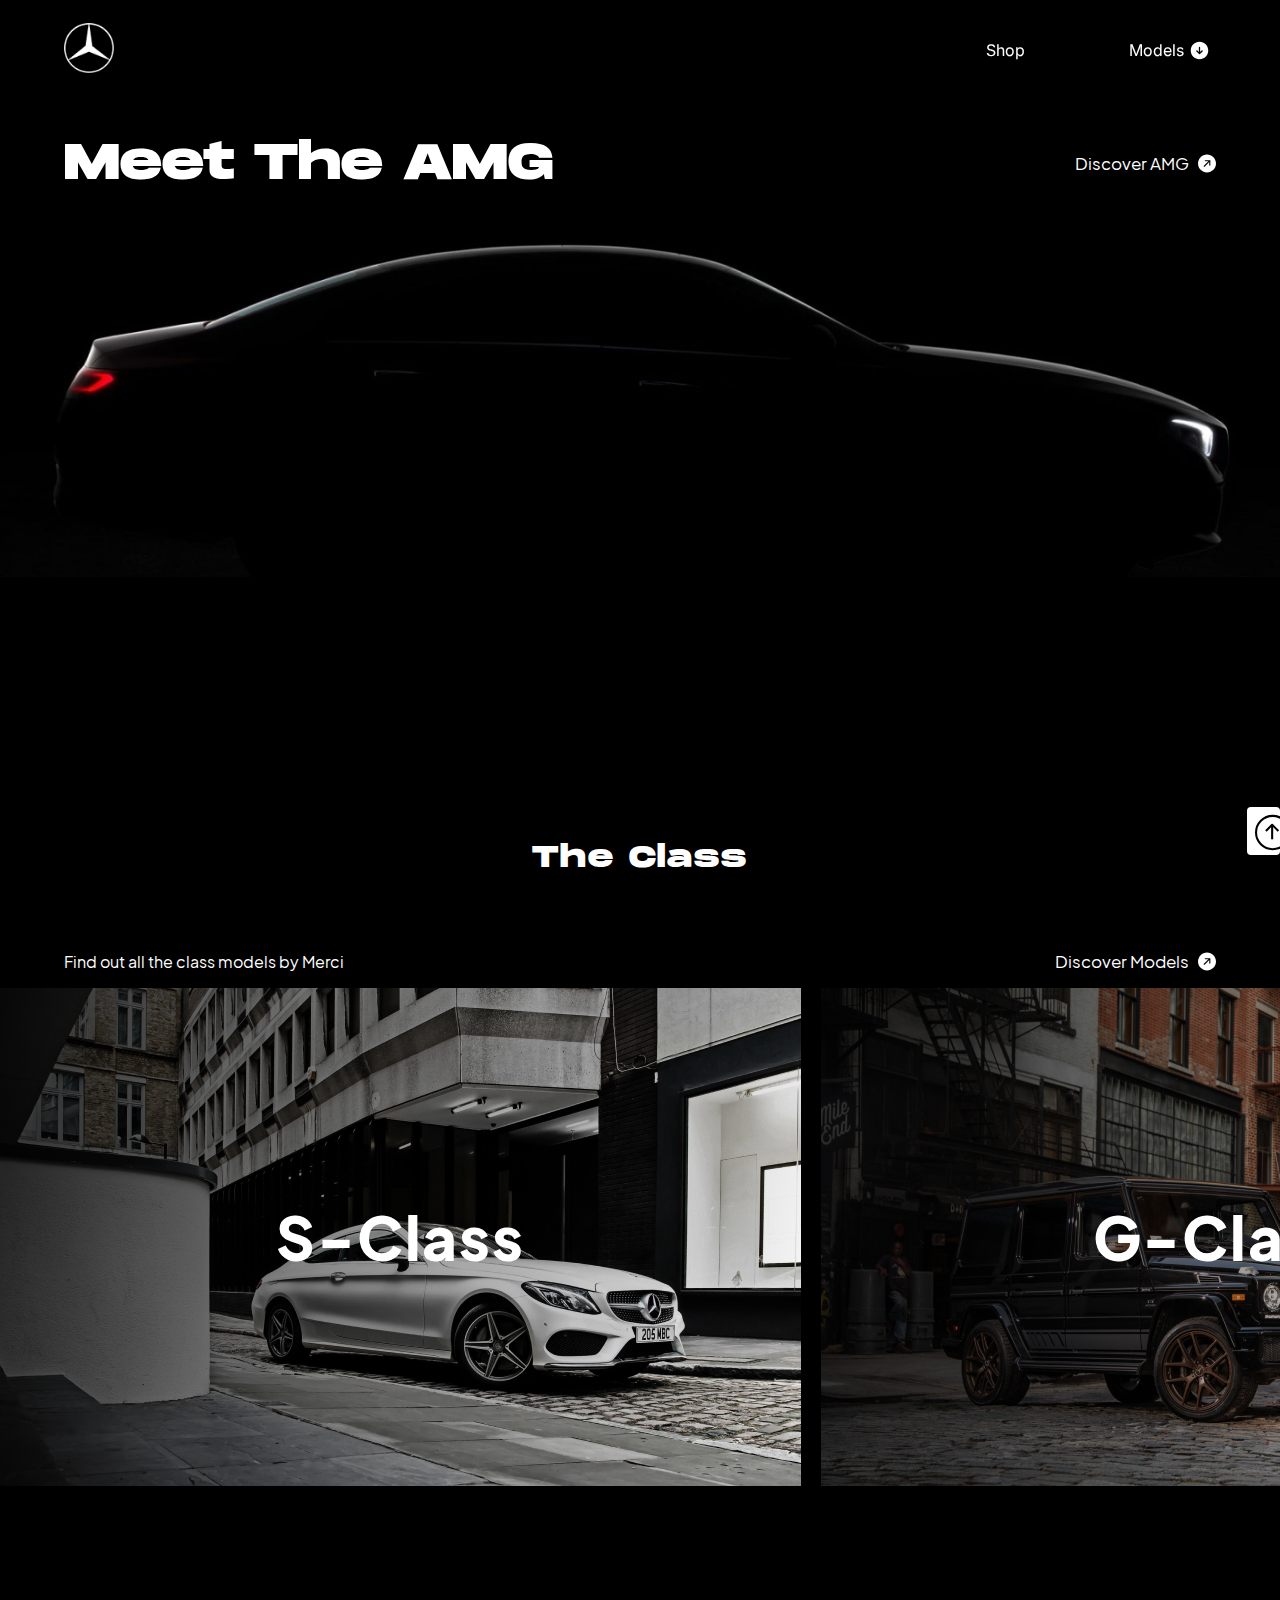
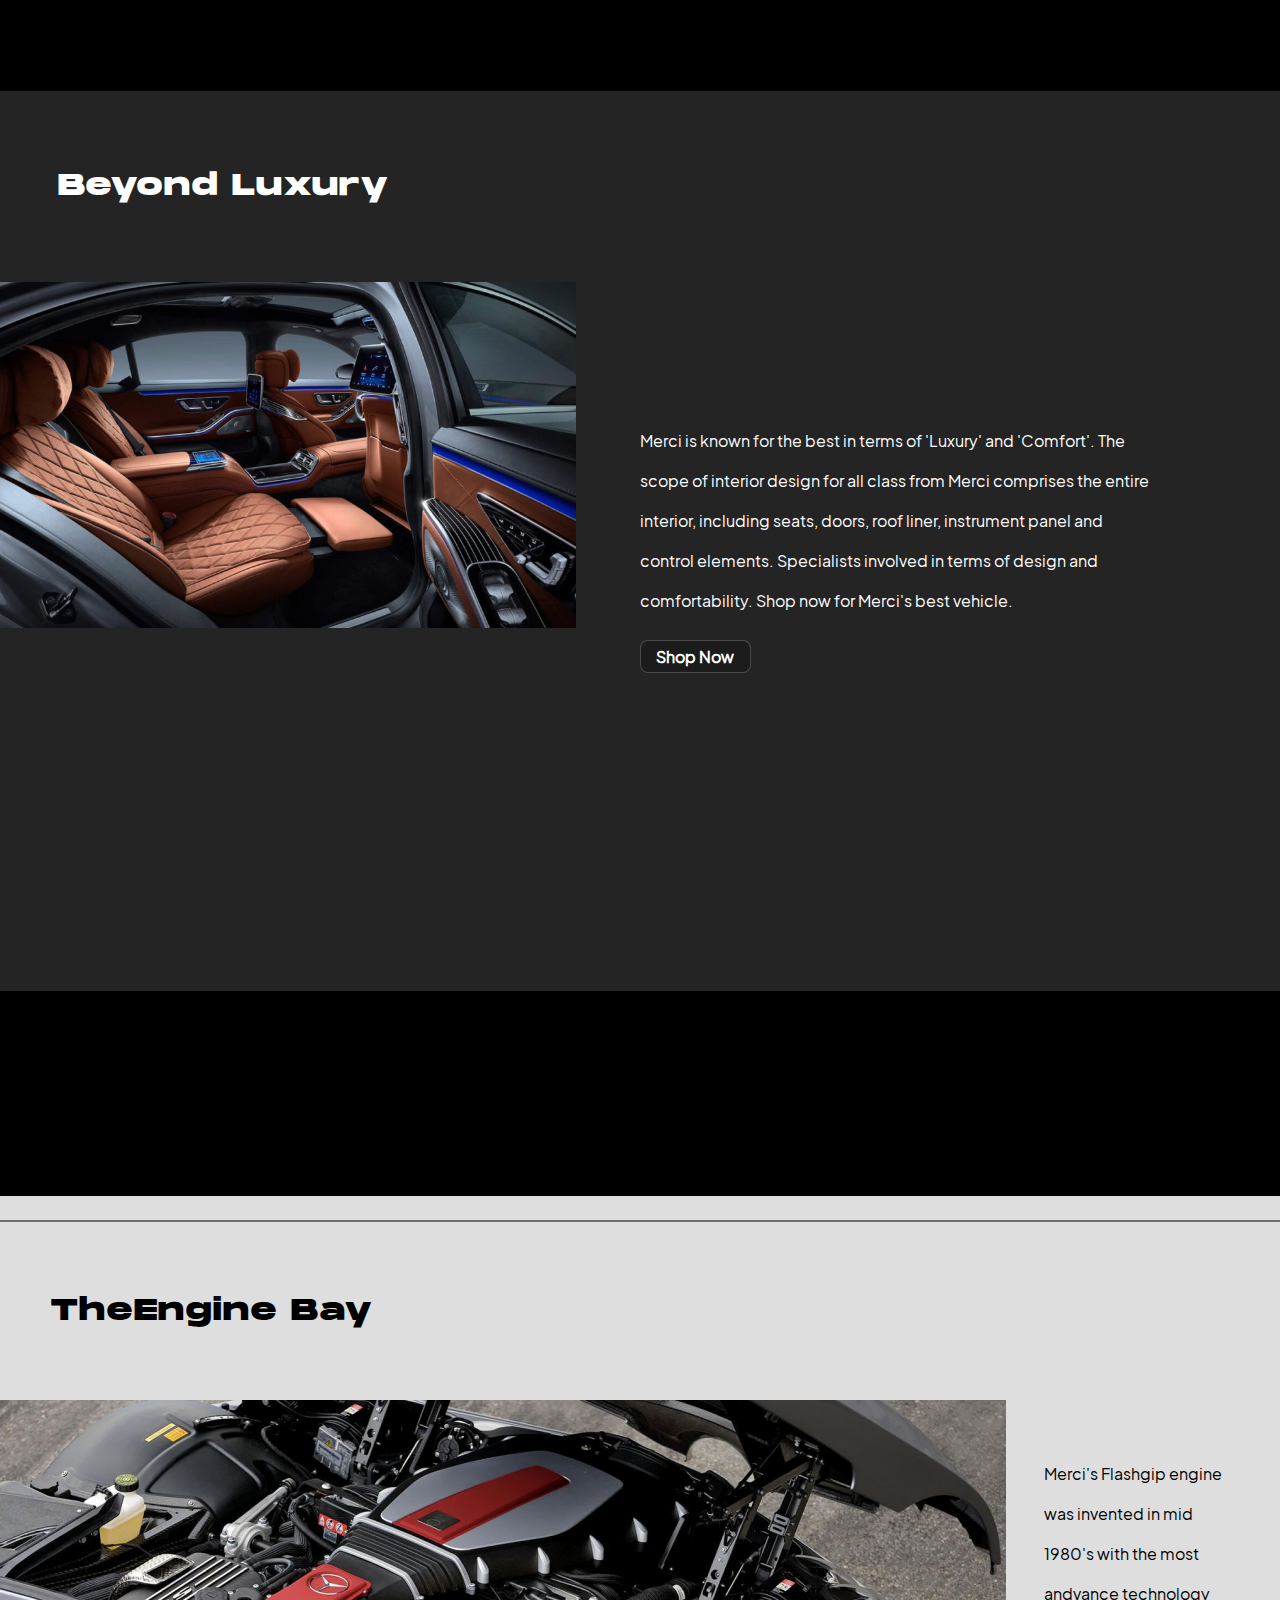
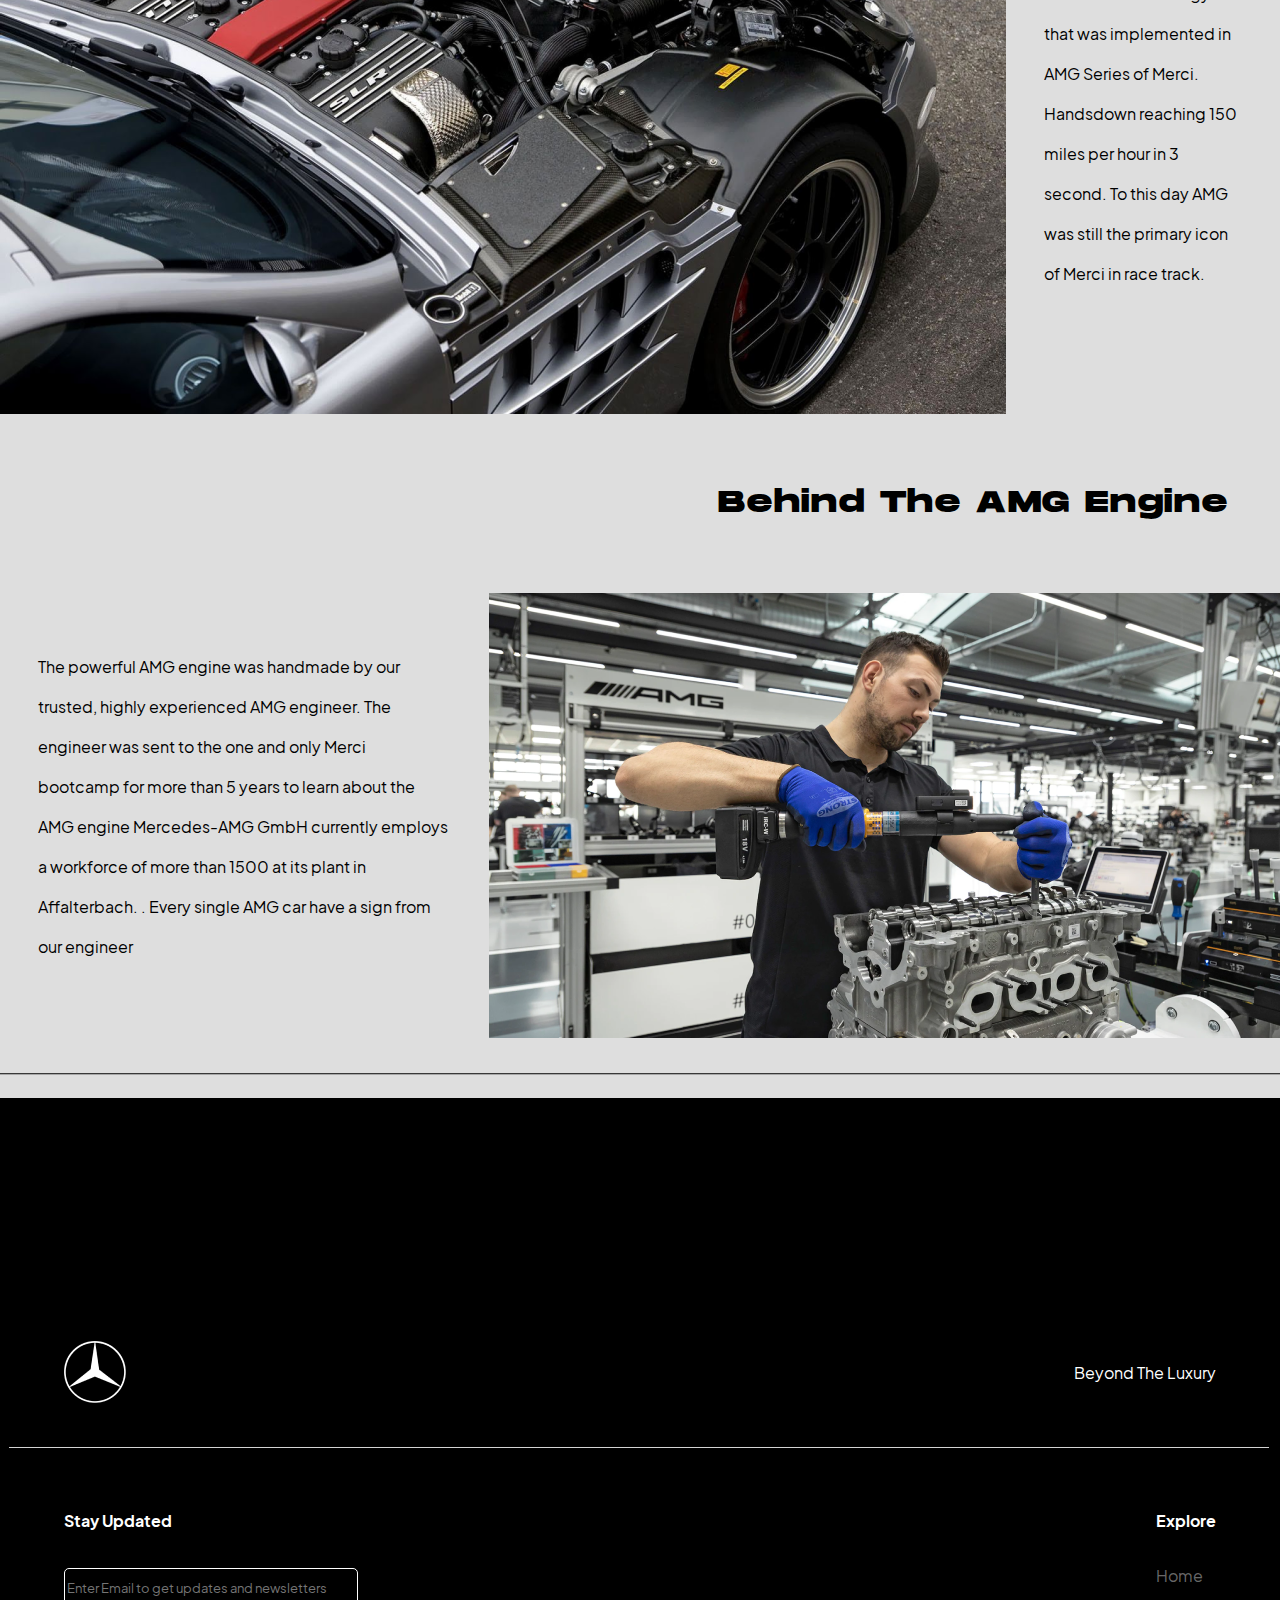
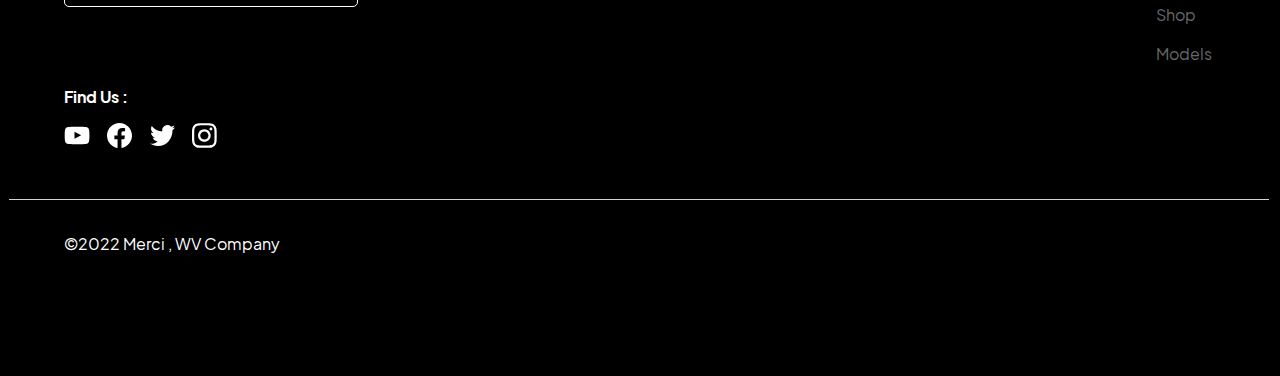
<file: index.html>
<!DOCTYPE html>
<html lang="en">
<head>
    <meta charset="UTF-8">
    <meta http-equiv="X-UA-Compatible" content="IE=edge">
    <meta name="viewport" content="width=device-width, initial-scale=1.0">
    <title>Merci - Beyond the luxury</title>
    <link rel="preconnect" href="https://fonts.googleapis.com">
    <link rel="preconnect" href="https://fonts.gstatic.com" crossorigin>
    <link href="https://fonts.googleapis.com/css2?family=Inter&display=swap" rel="stylesheet">

    <link rel="stylesheet" href="index.css">
</head>
<body>

    <div class="go-up hidden">
        <a href="#landing"><img src="./Pictures/ArrowUp.svg" alt=""></a>
    </div>


    <div class="header" id="nav-bar">
        <nav class="navbar">
            <a href="./index.html" class="image-logo">
                <img src="./Pictures/Navbar.png" alt="logo-merci">
            </a>
            <div class="small-menu">
                <a href="./shop.html" class="shop-button">Shop</a>
                <div class="dropdown">
                    <button class="models-drop">
                        Models
                        <img src="./Pictures/arrow-down.svg" alt="">
                    </button>
                    <div class="models-content">
                        <a href="./models.html#sclass" class="models-button">S-Class</a>
                        <a href="./models.html#gclass" class="models-button">G-Class</a>
                        <a href="./models.html#amggt" class="models-button">AMG-GT</a>
                    </div>
                </div>
            </div>
        </nav>
    </div>


    <section class="iklan-utama" id="landing">
        <div class="banner-card">
            <h1>Meet The AMG</h1>
            <button type="button" class="discover-amg">
                <a href="./models.html#amggt" class="discover-button">Discover AMG</a>
                <span class="iconnya"><img src="./Pictures/Find out.svg" alt=""></span>
            </button>
        </div>
        <img src="./Pictures/Headline bg.png" alt="foto-headline">
    </section>


    <div class="models">
        <h1 class="theclass-header">The Class</h1>
            <div class="theclass-details">
                <p>Find out all the class models by Merci</p>
                <button type="button" class="discover-models">
                    <a href="./models.html" class="discover-models-btn">Discover Models</a>
                    <span class="iconnya"><img src="./Pictures/Find out.svg" alt=""></span>
                </button>
            </div>

        <section class="the-class">
            <div class="carousel">
                <div class="carousel-sclass">
                    <h1>S-Class</h1>
                </div>
                <div class="carousel-gclass">
                    <h1>G-Class</h1>
                </div>
                <div class="carousel-amg">
                    <h1>AMG-GT</h1>
                </div>
                <div class="carousel-sclass">
                    <h1>S-Class</h1>
                </div>
                <div class="carousel-gclass">
                    <h1>G-Class</h1>
                </div>
                <div class="carousel-amg">
                    <h1>AMG-GT</h1>
            </div>
        </section>
    </div>


    <section class="interior">
        <div class="gambar-interior">
            <h1 class="judul-interior">Beyond Luxury</h1>
            <img src="./Pictures/Interior.png" alt="">
        </div>
        <div class="inti-interior">
            <p>Merci is known for the best in terms of 'Luxury' and 'Comfort'. The scope of interior design for all class from Merci comprises the entire interior, including seats, doors, roof liner, instrument panel and control elements. Specialists involved in terms of design and comfortability. Shop now for Merci's best vehicle.</p>
            <button>
                <a href="./shop.html">Shop Now</a>
            </button>
        </div>
    </section>


    <section class="engine-bay">
        <div class="line-1">
            <h1>TheEngine Bay</h1>
            <div class="engine-details">
                <img src="./Pictures/EngineBay.png" alt="">
                <p>Merci's Flashgip engine was invented in mid 1980's with the most andvance technology that was implemented
                     in AMG Series of Merci. Handsdown reaching 150 miles per hour in 3 second. To this day AMG was still the primary icon of Merci in race track.</p>
            </div>
        </div>
        <div class="line-2">
            <h1>Behind The AMG Engine</h1>
            <div class="engineer-details">
                <p>The powerful AMG engine was handmade by our trusted, highly experienced AMG engineer. The engineer was sent to the one and only Merci bootcamp for more than 5 years to learn about the AMG engine
                    Mercedes-AMG GmbH currently employs a workforce of more than 1500 at its plant in Affalterbach. . Every single AMG car have a sign from our engineer</p>
                <img src="./Pictures/engineer.png" alt="">
            </div>
        </div>
    </section>


    <footer class="footer">
        <div class="footer-header">
            <img src="./Pictures/Navbar.png" alt="">
            <p>Beyond The Luxury</p>
        </div>
        <img src="./Pictures/whiteline.svg" alt="", class="white-line1">
        <div class="footer-mid">
            <div class="form">
                <p>Stay Updated</p><br>
                <form action="">
                    <label for="email"></label>
                    <input type="text" id="email" name="email" placeholder="Enter Email to get updates and newsletters"><br>
                    <br><br><br>
                </form>
                <p>Find Us : </p>
                <div class="social-media">
                    <a href="https://www.youtube.com/watch?v=dQw4w9WgXcQ" target="_blank"><img src="./Pictures/youtube.svg" alt=""></a>
                    <a href="https://www.facebook.com/" target="_blank"><img src="./Pictures/facebook.svg" alt=""></a>
                    <a href="https://twitter.com/?lang=en" target="_blank"><img src="./Pictures/twitter.svg" alt=""></a>
                    <a href="https://www.instagram.com/mnhansenn/" target="_blank"><img src="./Pictures/instagram.svg" alt=""></a>
                </div>
            </div>
            <div class="mid-right">
                <p>Explore</p>
                <a href="./index.html">Home</a>
                <a href="./shop.html">Shop</a>
                <a href="./models.html">Models</a>
            </div>
        </div>
        <img src="./Pictures/whiteline.svg" alt="", class="white-line2">
        <div class="footer-foot">
            <p>©2022 Merci , WV Company</p>
        </div>
    </footer>


    <script src="./index.js"></script>
</body>
</html>
</file>
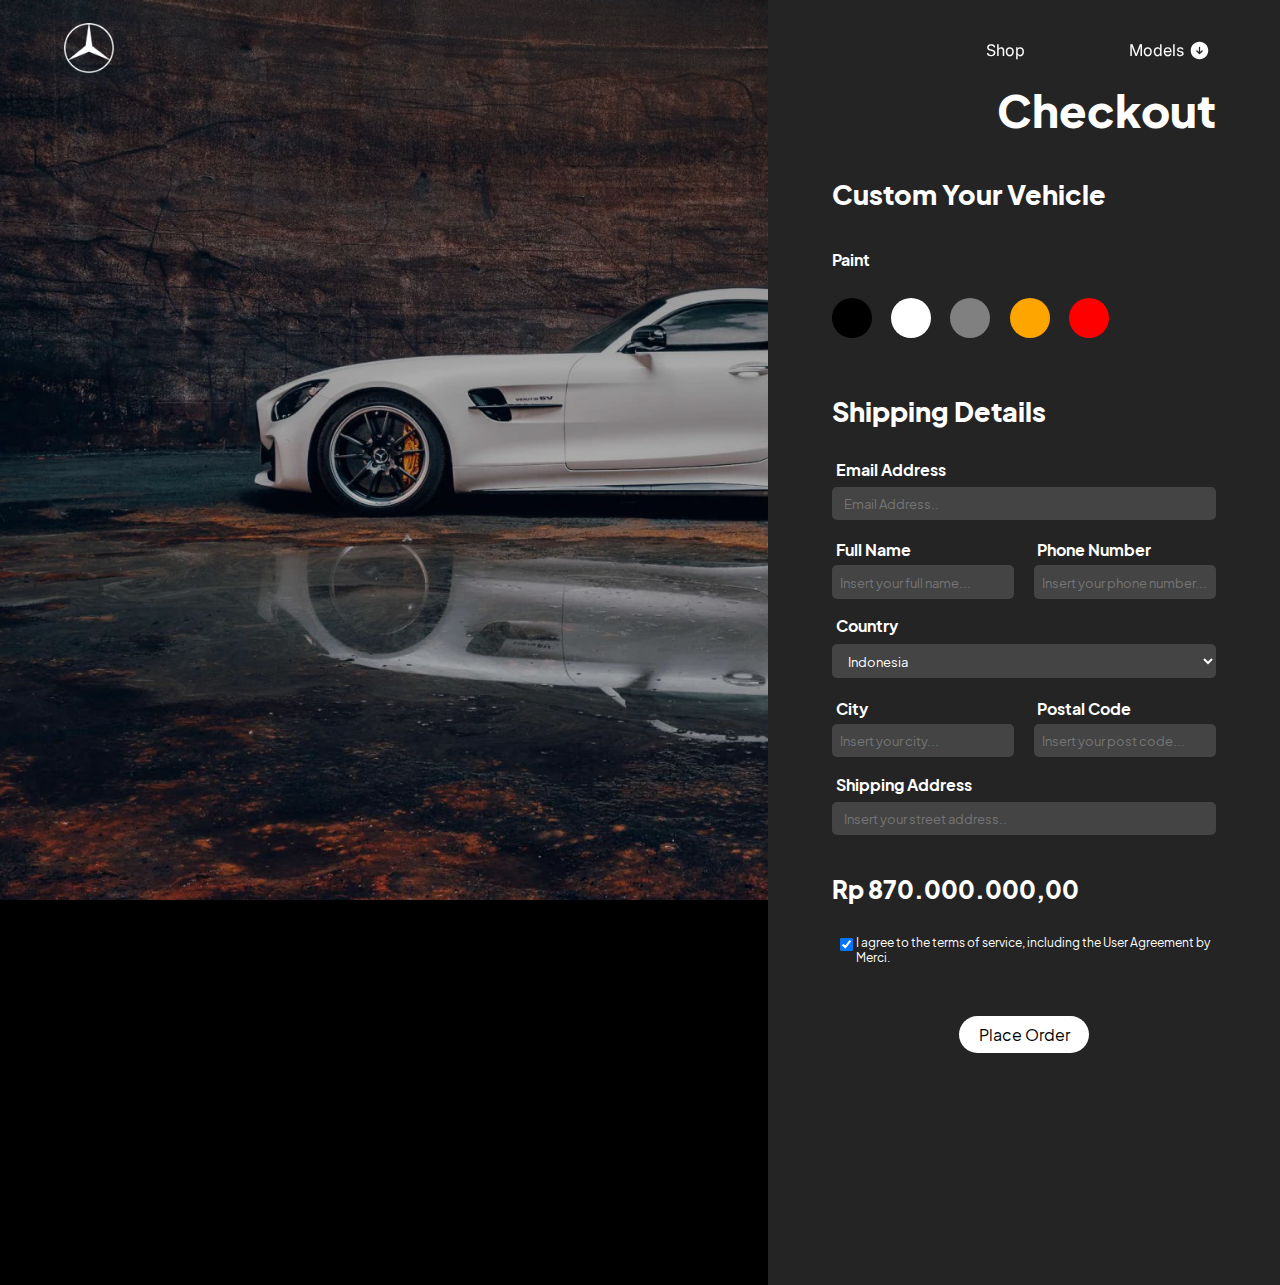
<file: checkout.html>
<!DOCTYPE html>
<html lang="en">
<head>
    <meta charset="UTF-8">
    <meta http-equiv="X-UA-Compatible" content="IE=edge">
    <meta name="viewport" content="width=device-width, initial-scale=1.0">
    <title>Checkout</title>
    <link rel="preconnect" href="https://fonts.googleapis.com">
    <link rel="preconnect" href="https://fonts.gstatic.com" crossorigin>
    <link href="https://fonts.googleapis.com/css2?family=Inter&display=swap" rel="stylesheet">
    <link rel="stylesheet" href="./checkout.css">
</head>
<body>
    <div class="header" id="nav-bar">
        <nav class="navbar">
            <a href="./index.html" class="image-logo">
                <img src="./Pictures/Navbar.png" alt="logo-merci">
            </a>
            <div class="small-menu">
                <a href="./shop.html" class="shop-button">Shop</a>
                <div class="dropdown">
                    <button class="models-drop">
                        Models
                        <img src="./Pictures/arrow-down.svg" alt="">
                    </button>
                    <div class="models-content">
                        <a href="./models.html#sclass" class="models-button">S-Class</a>
                        <a href="./models.html#gclass" class="models-button">G-Class</a>
                        <a href="./models.html#amggt" class="models-button">AMG-GT</a>
                    </div>
                </div>
            </div>
        </nav>
    </div>


    <section class="checkout">
        <div class="form">
            <h1>Checkout</h1>

            <div class="interior">
                <h1>Custom Your Vehicle</h1>
                <p>Paint</p>
                <div class="car-color">
                    <button class="black"></button>
                    <button class="white"></button>
                    <button class="gray"></button>
                    <button class="yellow"></button>
                    <button class="red"></button>
                </div>
            </div>

            <form action="" class="form-section">
                <h1>Shipping Details</h1>
                <div class="personal2">
                    <label for="email">Email Address</label>
                    <input type="text" id="email" name="email" placeholder="Email Address..">
                </div>

                <div class="personal">
                    <div class="name">
                        <label for="name">Full Name</label>
                        <input type="text" id="name" name="full-name" placeholder="Insert your full name...">
                    </div>
                    <div class="name">
                        <label for="phone">Phone Number</label>
                        <input type="text" id="phone" name="phone-number" placeholder="Insert your phone number...">
                    </div>
                </div>

                <div class="personal2">
                    <label for="country">Country</label>
                    <select name="country" id="country">
                        <option value="indonesia">Indonesia</option>
                        <option value="usa">USA</option>
                        <option value="australia">Australia</option>
                        <option value="France">France</option>
                    </select>
                </div>

                <div class="personal">
                    <div class="name">
                        <label for="city">City</label>
                        <input type="text" id="city" name="city" placeholder="Insert your city...">
                    </div>
                    <div class="name">
                        <label for="post">Postal Code</label>
                        <input type="text" id="post" name="postal-code" placeholder="Insert your post code...">
                    </div>
                </div>

                <div class="personal2">
                    <label for="address">Shipping Address</label>
                    <input type="text" id="address" name="Shipping" placeholder="Insert your street address..">
                </div>

                <h2>Rp 870.000.000,00</h2>

                <label class="check">
                    <input type="checkbox" checked="checked">
                    <span class="checkmark"></span>
                    I agree to the terms of service, including the User Agreement by Merci.
                </label>
                <a href="./splash.html">Place Order</a>
            </form>
        </div>
    </section>
</body>
</html>
</file>
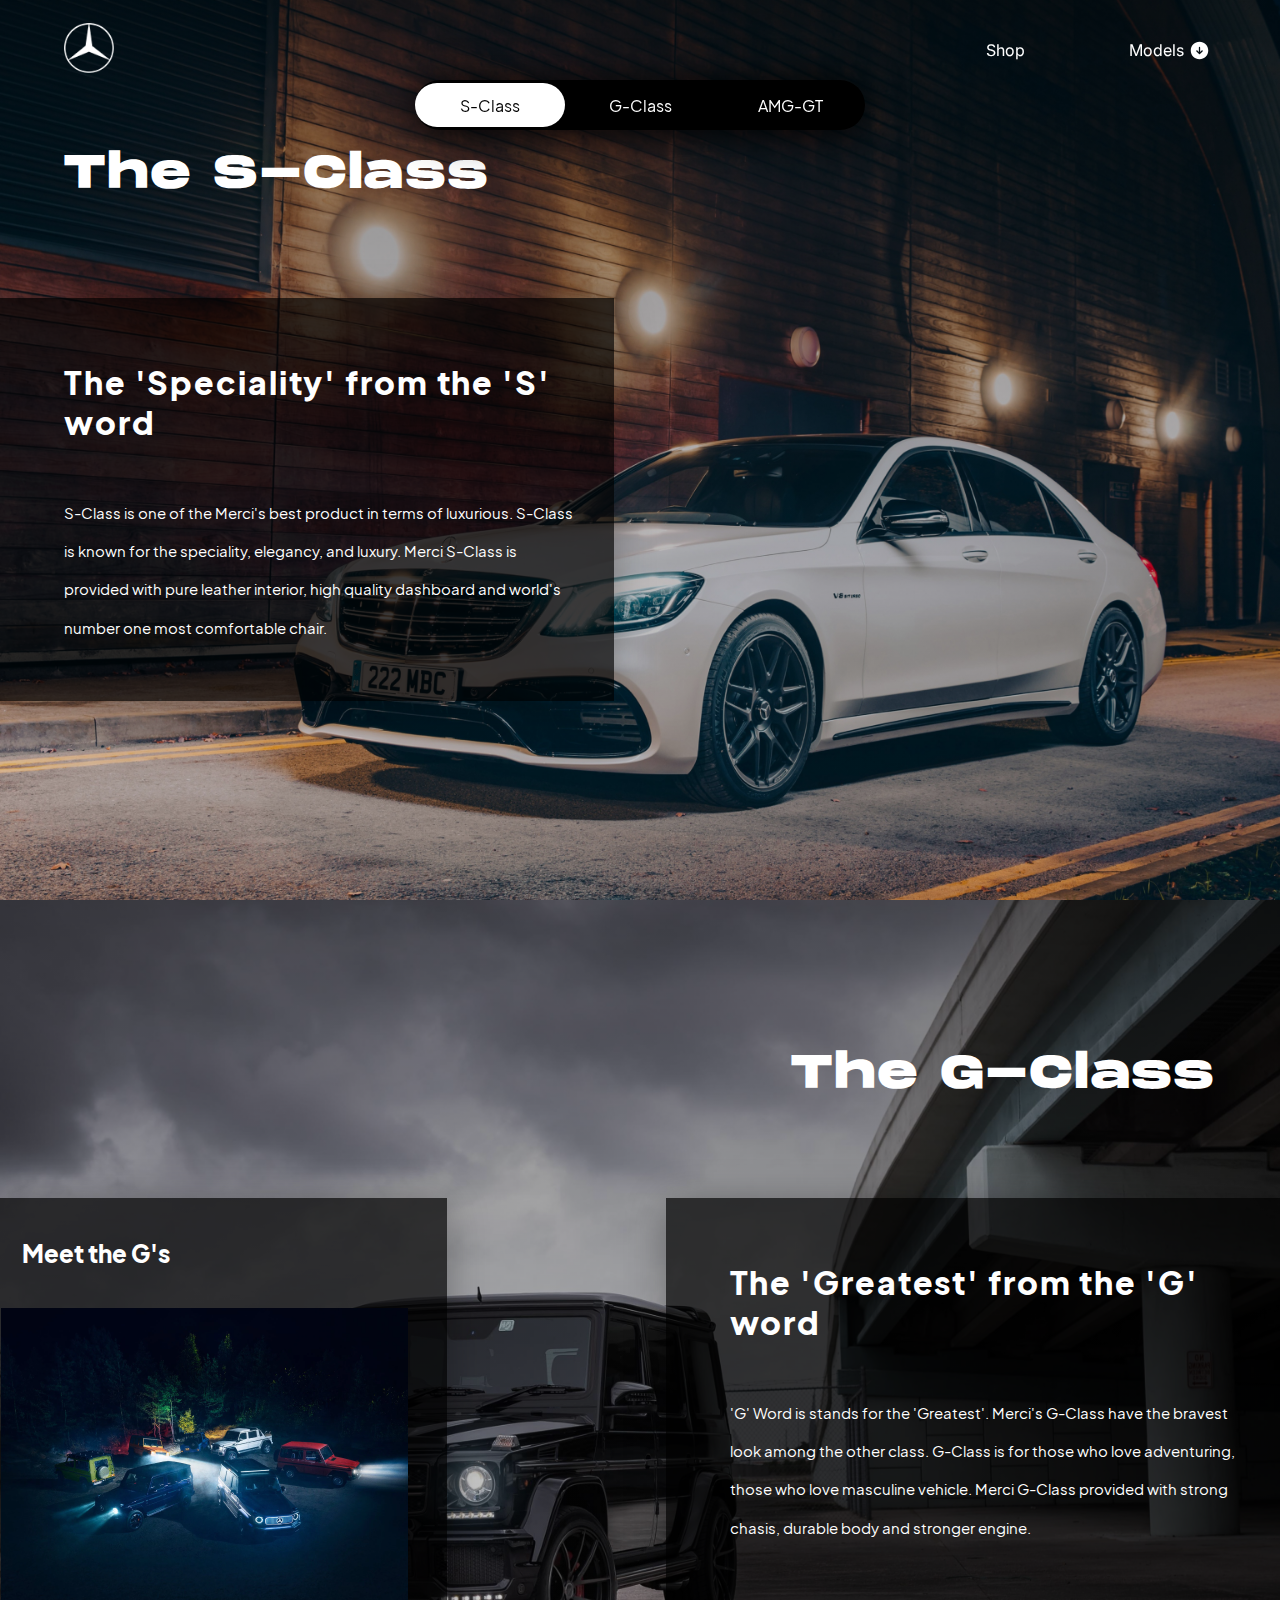
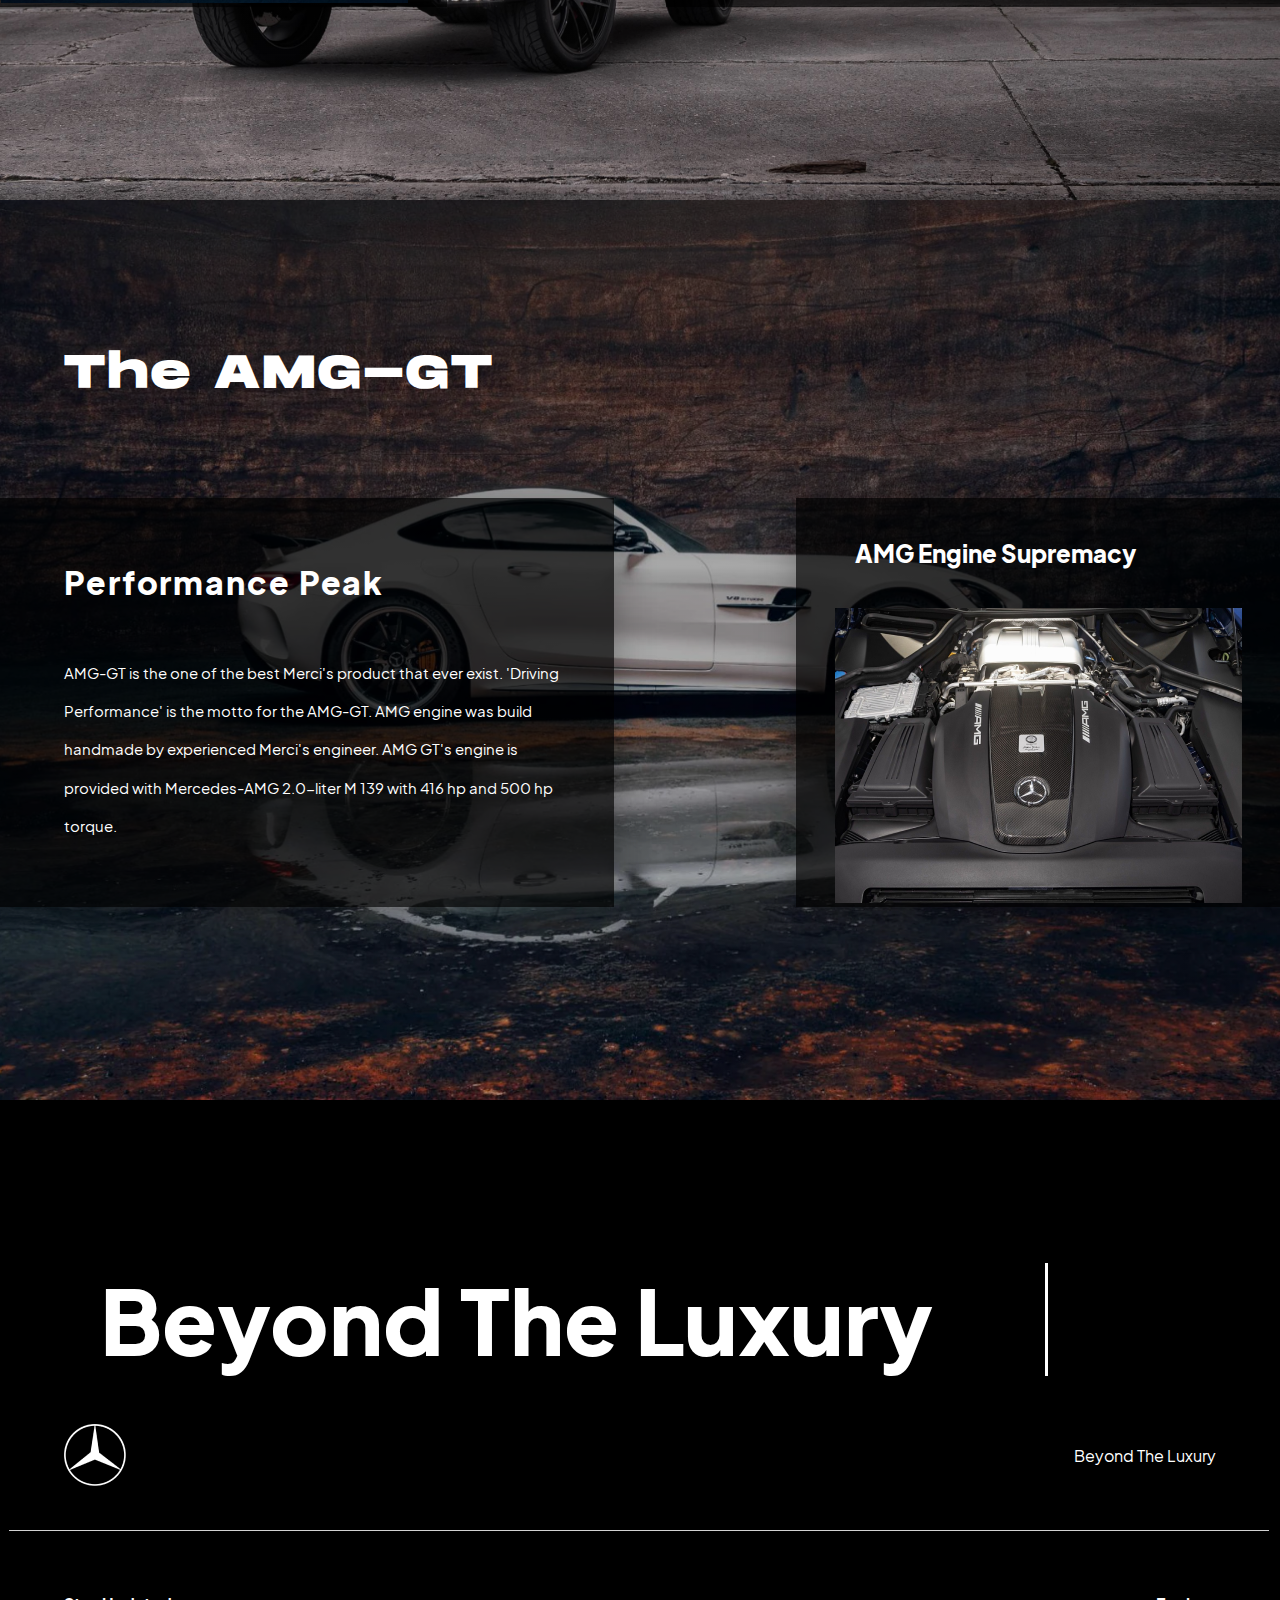
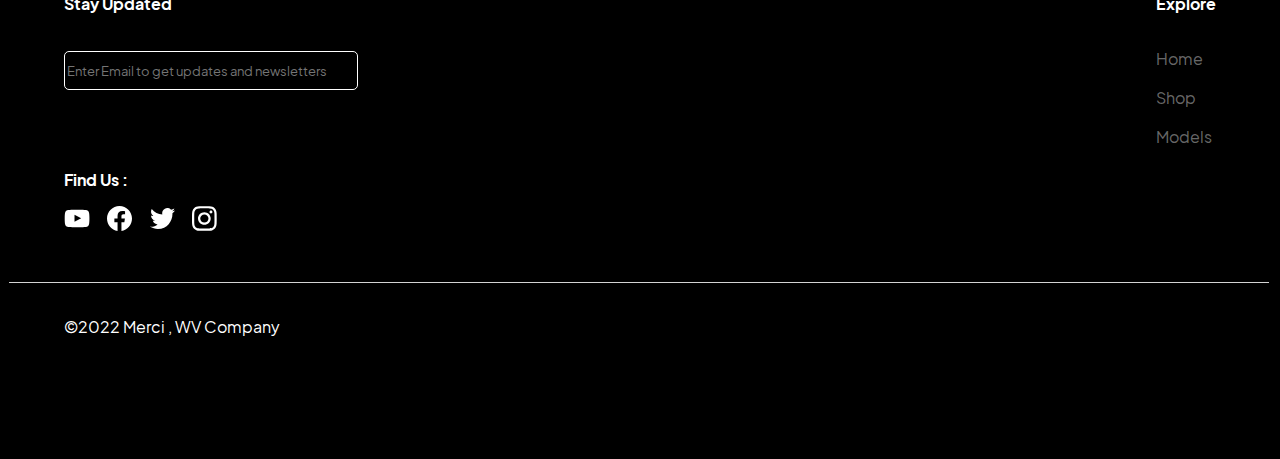
<file: models.html>
<!DOCTYPE html>
<html lang="en">
<head>
    <meta charset="UTF-8">
    <meta http-equiv="X-UA-Compatible" content="IE=edge">
    <meta name="viewport" content="width=device-width, initial-scale=1.0">
    <title>Merci - Models</title>
    <link rel="preconnect" href="https://fonts.googleapis.com">
    <link rel="preconnect" href="https://fonts.gstatic.com" crossorigin>
    <link href="https://fonts.googleapis.com/css2?family=Inter&display=swap" rel="stylesheet">
    <link rel="stylesheet" href="./models.css">
</head>
<body>
    <div class="models-navigation" id="model-nav">
        <nav class="models-navbar">
            <a href="#sclass" class="nav-models">S-Class</a>
            <a href="#gclass" class="nav-models">G-Class</a>
            <a href="#amggt" class="nav-models">AMG-GT</a>
        </nav>
    </div>


    <div class="header">
        <nav class="navbar">
            <a href="./index.html" class="image-logo">
                <img src="./Pictures/Navbar.png" alt="logo-merci">
            </a>
            <div class="small-menu">
                <a href="./shop.html" class="shop-button">Shop</a>
                <div class="dropdown">
                    <button class="models-drop">
                        Models
                        <img src="./Pictures/arrow-down.svg" alt="">
                    </button>
                    <div class="models-content">
                        <a href="./models.html#sclass" class="models-button">S-Class</a>
                        <a href="./models.html#gclass" class="models-button">G-Class</a>
                        <a href="./models.html#amggt" class="models-button">AMG-GT</a>
                    </div>
                </div>
            </div>
        </nav>
    </div>

    <section class="s-class" id="sclass">
        <div class="sclass-content">
            <div class="class-header">
                <h1>The S-Class</h1>
            </div>
        </div>
        <div class="sclass-details">
            <h2>The 'Speciality' from the 'S' word</h2>
            <p>S-Class is one of the Merci's best product in terms of luxurious. S-Class is known for the speciality, elegancy, and luxury. Merci S-Class is provided with pure leather interior, high quality dashboard and world's number one most comfortable chair.</p>
        </div>
    </section>


    <section class="g-class" id="gclass">
        <div class="sclass-content">
            <div class="class-header">
                <h1>The G-Class</h1>
            </div>
        </div>
        <div class="separator">
            <div class="gclass-all">
                <h2>Meet the G's</h2>
                <img src="./Pictures/thegclasses.png" alt="">
            </div>

            <div class="gclass-details">
                <h2>The 'Greatest' from the 'G' word</h2>
                <p>'G' Word is stands for the 'Greatest'. Merci's G-Class have the bravest look among the other class. G-Class is for those who love adventuring, those who love masculine vehicle. Merci G-Class provided with strong chasis, durable body and stronger engine.</p>
            </div>
        </div>
    </section>

    <section class="amg" id="amggt">
        <div class="sclass-content">
            <div class="class-header">
                <h1>The AMG-GT</h1>
            </div>
        </div>
        <div class="separator">
            <div class="gclass-details">
                <h2>Performance Peak</h2>
                <p>AMG-GT is the one of the best Merci's product that ever exist. 'Driving Performance' is the motto for the AMG-GT. AMG engine was build handmade by experienced Merci's engineer. AMG GT's engine is provided with Mercedes-AMG 2.0-liter M 139 with 416 hp and 500 hp torque.</p>
            </div>
            <div class="amg-all">
                <h2>AMG Engine Supremacy</h2>
                <img src="./Pictures/amgengine.png" alt="">
            </div>
        </div>
    </section>
    </section>


    <section class="models-footer">
        <br><br><br>
        <div class="typography">
            <div class="typing-anim">Beyond The Luxury</div>
        </div>
        <footer class="footer">
            <div class="footer-header">
                <img src="./Pictures/Navbar.png" alt="">
                <p>Beyond The Luxury</p>
            </div>
            <img src="./Pictures/whiteline.svg" alt="", class="white-line1">
            <div class="footer-mid">
                <div class="form">
                    <p>Stay Updated</p><br>
                    <form action="">
                        <label for="email"></label>
                        <input type="text" id="email" name="email" placeholder="Enter Email to get updates and newsletters"><br>
                        <br><br><br>
                    </form>
                    <p>Find Us : </p>
                    <div class="social-media">
                        <a href="https://www.youtube.com/watch?v=dQw4w9WgXcQ" target="_blank"><img src="./Pictures/youtube.svg" alt=""></a>
                        <a href="https://www.facebook.com/" target="_blank"><img src="./Pictures/facebook.svg" alt=""></a>
                        <a href="https://twitter.com/?lang=en" target="_blank"><img src="./Pictures/twitter.svg" alt=""></a>
                        <a href="https://www.instagram.com/mnhansenn/" target="_blank"><img src="./Pictures/instagram.svg" alt=""></a>
                    </div>
                </div>
                <div class="mid-right">
                    <p>Explore</p>
                    <a href="./index.html">Home</a>
                    <a href="./shop.html">Shop</a>
                    <a href="./models.html">Models</a>
                </div>
            </div>
            <img src="./Pictures/whiteline.svg" alt="", class="white-line2">
            <div class="footer-foot">
                <p>©2022 Merci , WV Company</p>
            </div>
        </footer>
    </section>



    <script src="./index.js"></script>
</body>
</html>
</file>
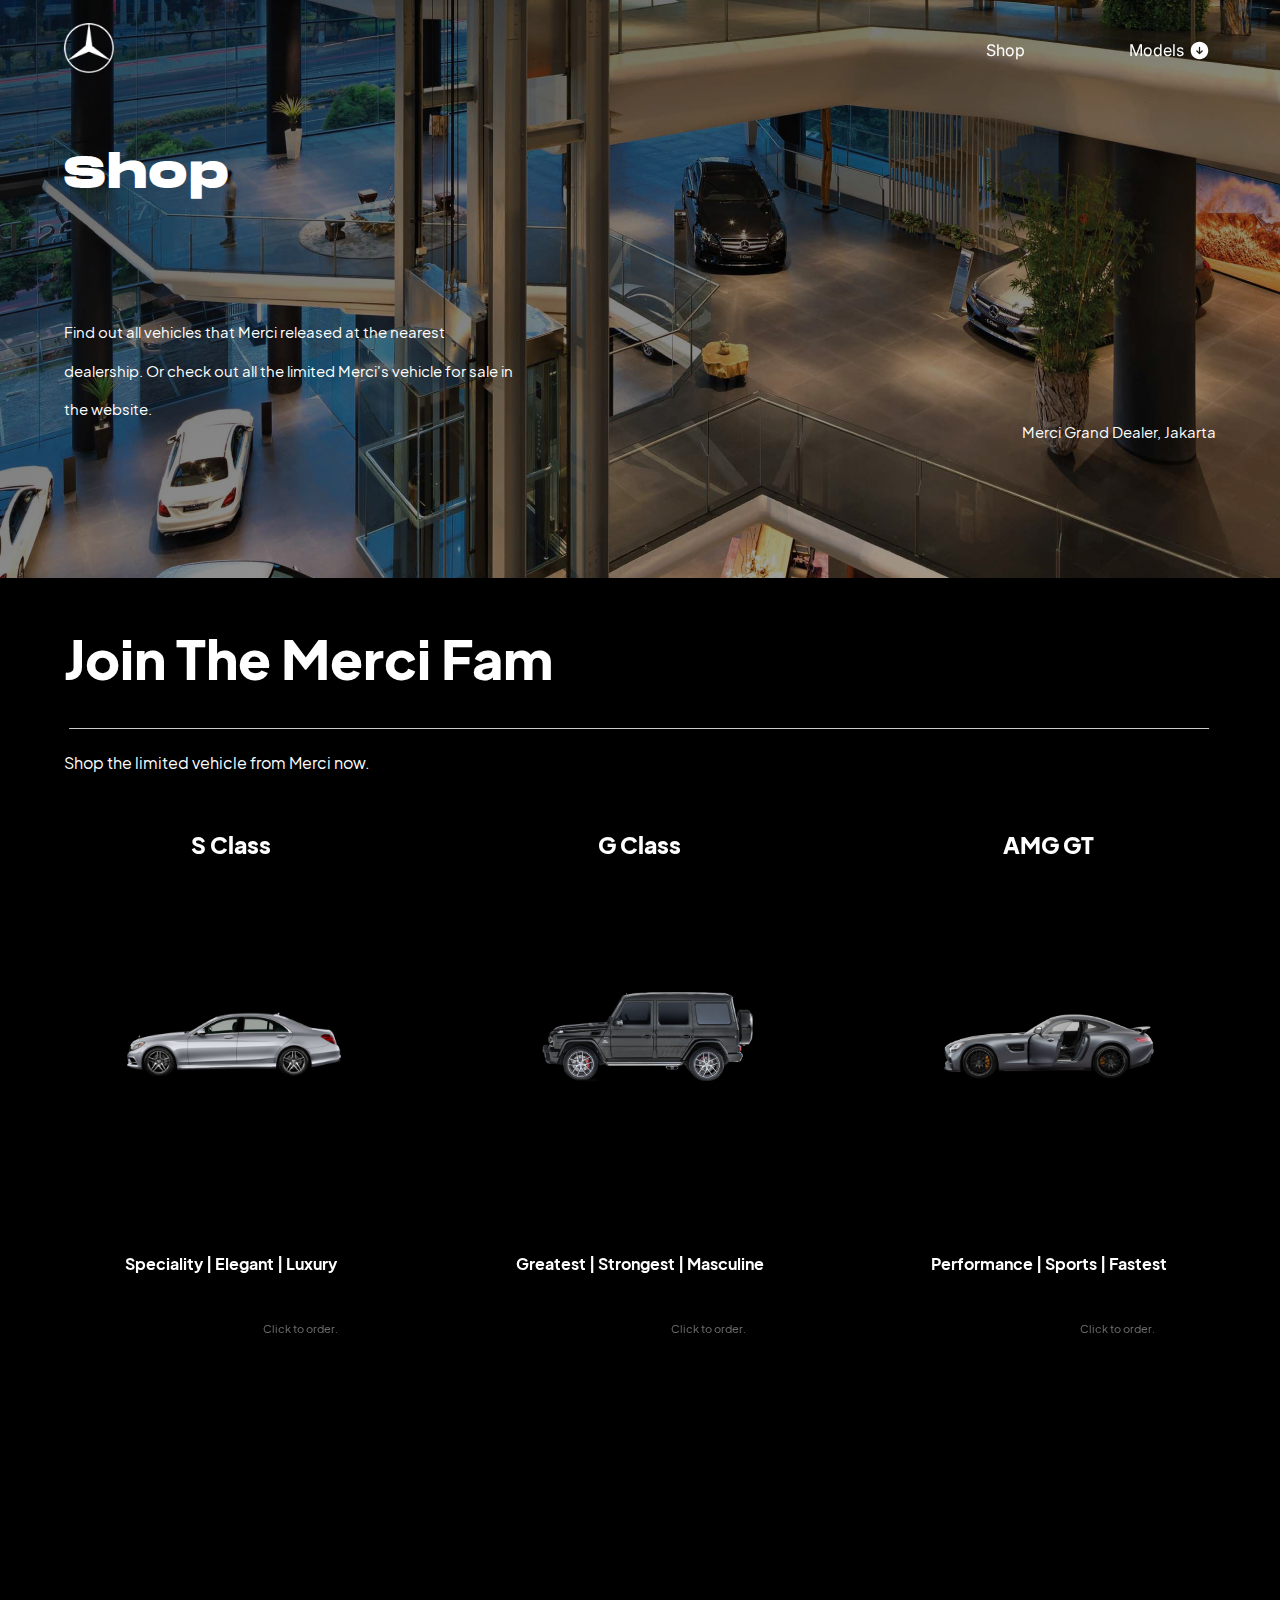
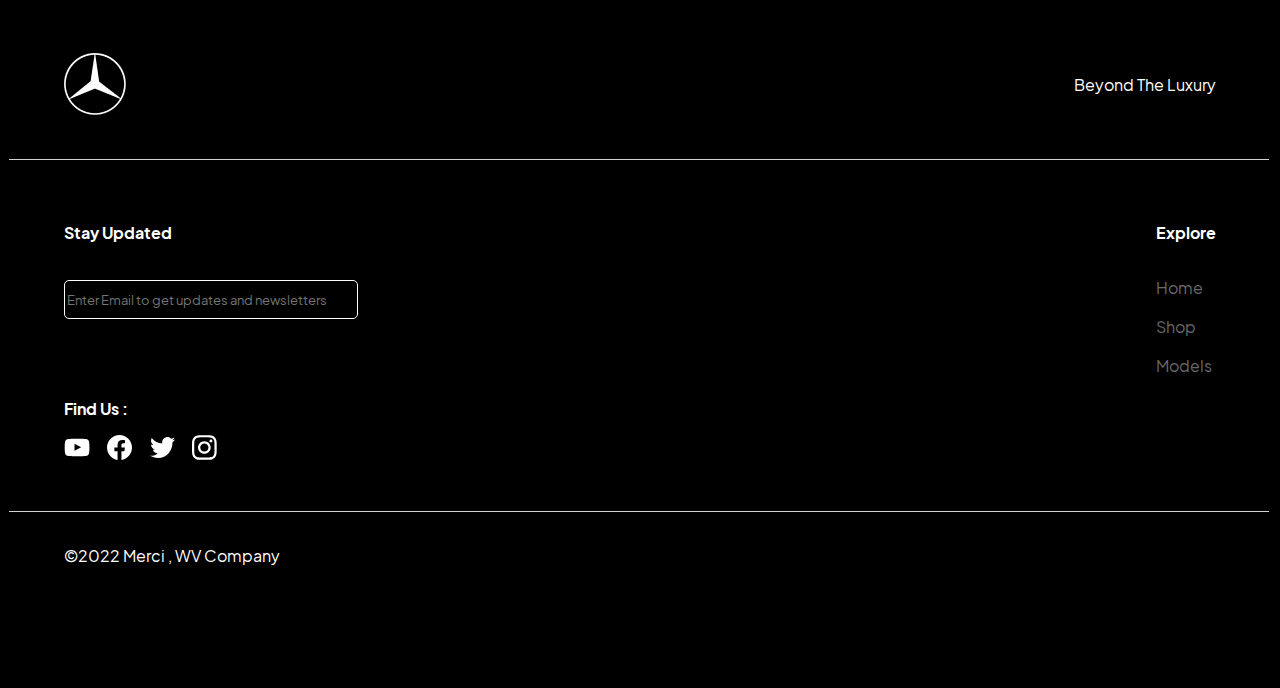
<file: shop.html>
<!DOCTYPE html>
<html lang="en">
<head>
    <meta charset="UTF-8">
    <meta http-equiv="X-UA-Compatible" content="IE=edge">
    <meta name="viewport" content="width=device-width, initial-scale=1.0">
    <title>Merci - Shop</title>
    <link rel="preconnect" href="https://fonts.googleapis.com">
    <link rel="preconnect" href="https://fonts.gstatic.com" crossorigin>
    <link href="https://fonts.googleapis.com/css2?family=Inter&display=swap" rel="stylesheet">

    <link rel="stylesheet" href="shop.css">
</head>
<body>
    <div class="header" id="nav-bar">
        <nav class="navbar">
            <a href="./index.html" class="image-logo">
                <img src="./Pictures/Navbar.png" alt="logo-merci">
            </a>
            <div class="small-menu">
                <a href="./shop.html" class="shop-button">Shop</a>
                <div class="dropdown">
                    <button class="models-drop">
                        Models
                        <img src="./Pictures/arrow-down.svg" alt="">
                    </button>
                    <div class="models-content">
                        <a href="./models.html#sclass" class="models-button">S-Class</a>
                        <a href="./models.html#gclass" class="models-button">G-Class</a>
                        <a href="./models.html#amggt" class="models-button">AMG-GT</a>
                    </div>
                </div>
            </div>
        </nav>
    </div>


    <section class="banner">
        <div class="banner-header">
            <h1>Shop</h1>
            <div class="header-wrapper">
                <p>Find out all vehicles that Merci released at the nearest dealership. Or check out all the limited Merci's vehicle for sale in the website.</p>
                <p class="location">Merci Grand Dealer, Jakarta</p>
            </div>
        </div>
    </section>

<section class="section-2">

    <section class="shop">
        <h1>Join The Merci Fam</h1>
        <img src="./Pictures/whiteline.svg" alt="">
        <p>Shop the limited vehicle from Merci now.</p>
        <div class="card">
            <a href="./checkout.html" target="_blank">
                <h2>S Class</h2>
                <img src="./Pictures/sclass-shop.png" alt="">
                <p>Speciality | Elegant | Luxury</p>
                <div class="order">
                    <p>Click to order.</p>
                </div>
            </a>
            <a href="./checkout.html" target="_blank">
                <h2>G Class</h2>
                <img src="./Pictures/gclass-shop.png" alt="">
                <p>Greatest | Strongest | Masculine</p>
                <div class="order">
                    <p>Click to order.</p>
                </div>
            </a>
            <a href="./checkout.html" target="_blank">
                <h2>AMG GT</h2>
                <img src="./Pictures/amg-shop.png" alt="">
                <p>Performance | Sports | Fastest</p>
                <div class="order">
                    <p>Click to order.</p>
                </div>
            </a>
        </div>
    </section>


    <footer class="footer">
        <div class="footer-header">
            <img src="./Pictures/Navbar.png" alt="">
            <p>Beyond The Luxury</p>
        </div>
        <img src="./Pictures/whiteline.svg" alt="", class="white-line1">
        <div class="footer-mid">
            <div class="form">
                <p>Stay Updated</p><br>
                <form action="">
                    <label for="email"></label>
                    <input type="text" id="email" name="email" placeholder="Enter Email to get updates and newsletters"><br>
                    <br><br><br>
                </form>
                <p>Find Us : </p>
                <div class="social-media">
                    <a href="https://www.youtube.com/watch?v=dQw4w9WgXcQ" target="_blank"><img src="./Pictures/youtube.svg" alt=""></a>
                    <a href="https://www.facebook.com/" target="_blank"><img src="./Pictures/facebook.svg" alt=""></a>
                    <a href="https://twitter.com/?lang=en" target="_blank"><img src="./Pictures/twitter.svg" alt=""></a>
                    <a href="https://www.instagram.com/mnhansenn/" target="_blank"><img src="./Pictures/instagram.svg" alt=""></a>
                </div>
            </div>
            <div class="mid-right">
                <p>Explore</p>
                <a href="./index.html">Home</a>
                <a href="./shop.html">Shop</a>
                <a href="./models.html">Models</a>
            </div>
        </div>
        <img src="./Pictures/whiteline.svg" alt="", class="white-line2">
        <div class="footer-foot">
            <p>©2022 Merci , WV Company</p>
        </div>
    </footer>

</section>

    <script src="./index.js"></script>
</body>
</html>
</file>
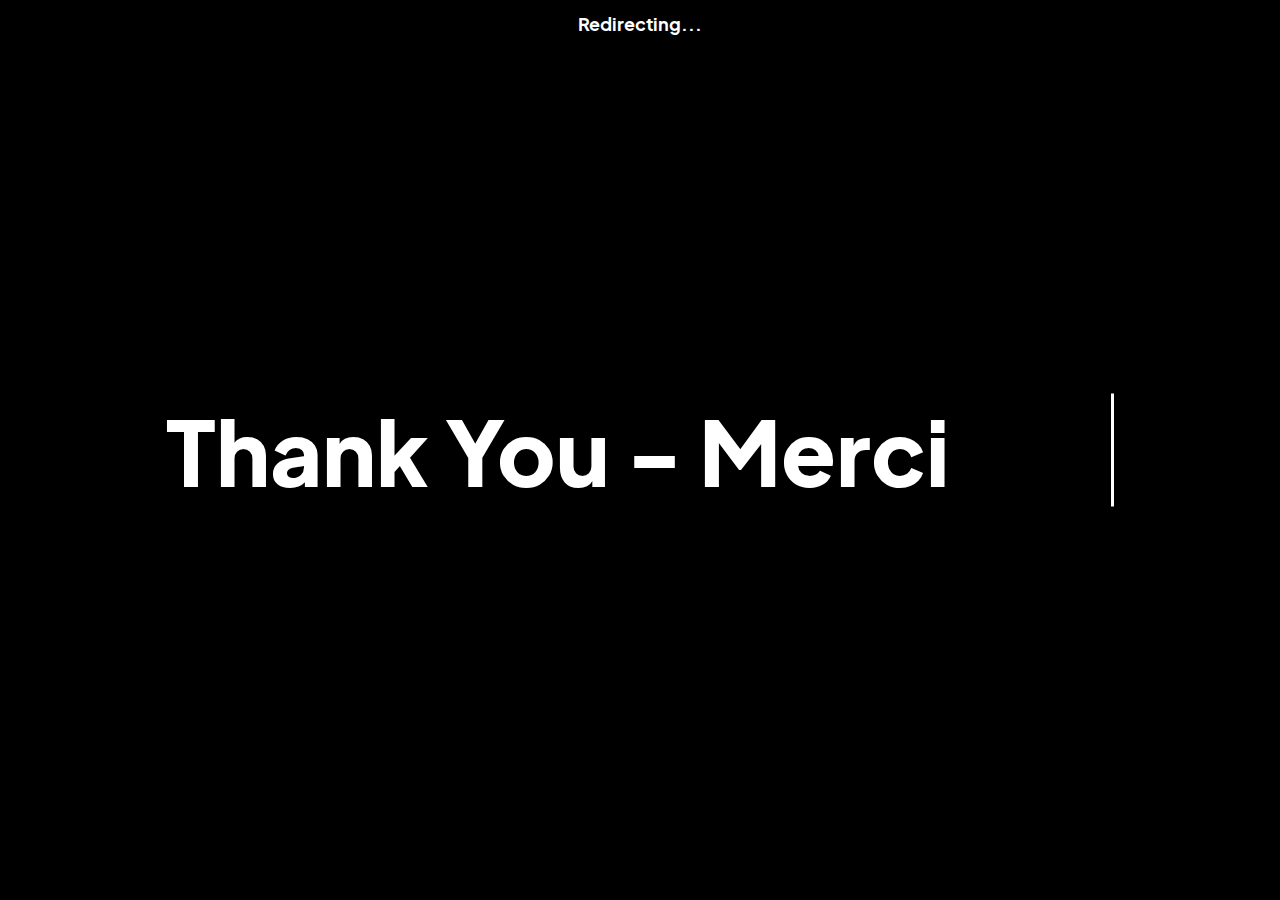
<file: splash.html>
<!DOCTYPE html>
<html lang="en">
<head>
    <meta charset="UTF-8">
    <meta http-equiv="X-UA-Compatible" content="IE=edge">
    <meta name="viewport" content="width=device-width, initial-scale=1.0">
    <title>Thank You - Merci</title>
    <link rel="preconnect" href="https://fonts.googleapis.com">
    <link rel="preconnect" href="https://fonts.gstatic.com" crossorigin>
    <link href="https://fonts.googleapis.com/css2?family=Inter&display=swap" rel="stylesheet">
    <link rel="stylesheet" href="./models.css">

    <meta http-equiv="refresh" content="4 url=./index.html">

    <style>
        body{
            display: flex;
            flex-direction: column;
            justify-content: center;
            align-items: center;
            font-family: 'Jakarta Semi';
            font-size: 1vh;
        }
        .thankyou{
            display: flex;
            font-size: 10vh;
            margin-top: auto;
            margin-bottom: auto;
            margin-left: auto;
            margin-right: auto;
            padding-top: auto;
            position: fixed;
            top: 50%;
            left: 50%;
            -webkit-transform: translate(-50%, -50%);
            transform: translate(-50%, -50%);
        }
        @media only screen and (max-width: 768px){
            .thankyou{
                font-size: 5vh;
            }
        }
    </style>
</head>
<body>
    <div class="thankyou">
        <div class="typing-anim">Thank You - Merci</div>
    </div>
    <h1>Redirecting...</h1>
</body>
</html>
</file>
<file: index.css>
@font-face {
    font-family: 'Monument';
    src: url(Fonts/Monument/MonumentExtended-Ultrabold.otf) format('truetype');
}

@font-face {
    font-family: 'Jakarta Regular';
    src: url(Fonts/Jakarta/PlusJakartaSans-Regular.ttf);
}

@font-face {
    font-family: 'Jakarta Bold';
    src: url(Fonts/Jakarta/PlusJakartaSans-ExtraBold.ttf);
}

@font-face {
    font-family: 'Jakarta Semi';
    src: url(Fonts/Jakarta/PlusJakartaSans-Bold.ttf);
}

@keyframes slidescroll {
    0% {
        transform: translateX(0, 0, 0);
      }
      100% {
        transform: translateX(calc(-250px*9.85));
      }
}

@keyframes fadeIn {
    from{
        opacity: 0;
    }
    to{
        opacity: 1;
    }
}

@keyframes fadeOut {
    from{
        opacity: 1;
    }
    to{
        opacity: 0;
        display: none;
        background-color: transparent;
    }
}

html{
    scroll-behavior: smooth;
}

body{
    box-sizing: border-box;
    padding: 0;
    margin: 0;
    background: black;
}

.go-up{
    height: 5.3%;
    width: 2.6%;
    position: fixed;
    background-color: white;
    background-size: cover;
    bottom: 5%;
    right: 0;
    border-radius: 4px ;
    animation: fadeIn 1s;
}

.hidden{
    animation: fadeOut 1s linear forwards;
}


.header{
    position: fixed;
    width: 100%;
    top: 0px;
    transition: top 0.3s;
}


.navbar{
    background: rgba(0, 0, 0, 0.81);
    color: white;
    height: 100px;
    display: flex;
    align-items: center;
    padding: 0 5%;
    justify-content: space-between;
    overflow: hidden;
}

.image-logo img{
    width: 80%;
    object-fit: cover;
}

.small-menu{
    font-family: 'Inter', sans-serif;
    font-size: 16px;
    display: flex;
    gap: 98px;
    align-items: center;
}

.shop-button{
    color: white;
    text-decoration: none;
}

.shop-button:hover{
    text-decoration: underline;
    cursor: pointer;
}

.dropdown{
    float: left;
    overflow: hidden;
    flex-direction: column;
}

.dropdown button{
    color: white;
    text-decoration: none;
    background-color: transparent;
    border: none;
    font-family: 'Inter', sans-serif;
    font-size: 16px;
    display: flex;
    gap: 5px;
}

.dropdown button:hover{
    background-color: black;
    cursor: pointer;
}

.models-content {
    background-color: #000000;
    display: none;
    position: absolute;
    min-width: 1px;
    z-index: 1;
    animation: fadeIn 0.5s;
}

.models-content a{
    display: block;
    padding: 12px 16px;
    float: none;
    color: white;
    text-decoration: none;
    text-align: left;
}

.models-content a:hover{
    text-decoration: underline;
    cursor: pointer;
    color: black;
    background-color: white;
    animation: fadeIn 0.5s;
}

.dropdown:hover .models-content{
    display: block;
    background-color: black;
    cursor: pointer;
}



.iklan-utama{
    display: flex;
    color: white;
    margin: 100px 0;
    background: black;
    flex-direction: column;
    max-width: 100%;
}

.banner-card{
    display: flex;
    justify-content: space-between;
}

.banner-card h1{
    display: flex;
    font-family: 'Monument';
    font-size: 50px;
    padding: 0 5%;
}

.banner-card button{
    display: flex;
    font-family: 'Jakarta Regular';
    border: none;
    background-color: transparent;
    font-size: 17px;
    line-height: 21px;
    padding: 0 5%;
    color: white;
    align-self: center;
    gap: 9px;
}

.discover-button{
    text-decoration: none;
    color: white;
}

.discover-button:hover{
    color: white;
}

.iconnya{
    display: flex;
    align-self: center;
}

.banner-card button:hover{
    text-decoration: underline;
    cursor: pointer;
}


.models{
    display: flex;
    flex-direction: column;
    margin: 205px 0;
}

.the-class{
    background-color: black;
    position: relative;
    display: grid;
    overflow: hidden;
    z-index: -99999;
}

.theclass-details{
    display: flex;
    justify-content: space-between;
}

.theclass-details p{
    display: flex;
    font-family: 'Jakarta Regular';
    font-size: 16px;
    padding: 0 5%;
    align-content: center;
    color: white;
}

.theclass-details button{
    display: flex;
    font-family: 'Jakarta Regular';
    border: none;
    background-color: transparent;
    font-size: 17px;
    line-height: 21px;
    padding: 0 5%;
    color: white;
    align-self: center;
    gap: 9px;
}

.discover-models-btn{
    text-decoration: none;
    color: white;
}

.discover-models-btn:hover{
    text-decoration: underline;
}

.theclass-details button:hover{
    cursor: pointer;
    text-decoration: underline;
}

.theclass-header{
    display: flex;
    align-self: center;
    font-family: 'Monument';
    font-size: 30px;
    color: white;
    letter-spacing: 0.06em;
    padding: 3%;
}

.carousel{
    display: flex;
    gap: 20px;
    animation: slidescroll 10s linear infinite;
    width: calc(250*6);
}


.carousel-sclass{
    background: linear-gradient(103.06deg, #000000 -24.04%, rgba(0, 0, 0, 0) 100%),url(./Pictures/Sclass.png);
    width: 801px;
    height: 498px;
    background-repeat: no-repeat;
    color: white;
    font-family: 'Jakarta Bold';
    font-weight: bolder;
    font-size: 30px;
    letter-spacing: 0.06em;
    display: flex;
    align-items: center;
    justify-content: center;
    overflow: hidden;
    perspective: 100px;
}

.carousel-gclass{
    background: linear-gradient(103.06deg, #000000 -24.04%, rgba(0, 0, 0, 0) 100%),url(./Pictures/Gclass.png);
    width: 801px;
    height: 498px;
    background-repeat: no-repeat;
    color: white;
    font-family: 'Jakarta Bold';
    font-weight: bolder;
    font-size: 30px;
    letter-spacing: 0.06em;
    display: flex;
    align-items: center;
    justify-content: center;
    overflow: hidden;
    perspective: 100px;
}

.carousel-amg{
    background: linear-gradient(103.06deg, #000000 -24.04%, rgba(0, 0, 0, 0) 100%),url(./Pictures/Amg.png);
    width: 801px;
    height: 498px;
    background-repeat: no-repeat;
    color: white;
    font-family: 'Jakarta Bold';
    font-weight: bolder;
    font-size: 30px;
    letter-spacing: 0.06em;
    display: flex;
    align-items: center;
    justify-content: center;
    overflow: hidden;
    perspective: 100px;
}



.interior{
    display: flex;
    font-family: 'Jakarta Regular';
    color: white;
    background: #242424;;
    height: 900px;
    margin: 95px 0;
    align-content: center;
}

.gambar-interior{
    /* border: 1px solid red; */
    /* width: 80%; */
    max-width: 45%;
}

.interior img{
    align-self: center;
    max-width: 100%;
    object-fit: cover;
}

.judul-interior{
    font-family: 'Monument';
    font-size: 30px;
    color: white;
    letter-spacing: 0.06em;
    padding: 10%;
}

.inti-interior{
    font-size: 16px;
    line-height: 250%;
    width: 50%;
    align-self:center;
    align-items: center;
    padding-right: 10%;
    padding-left: 5%;
}

.inti-interior a{
    text-decoration: none;
    color: white;
}

.inti-interior button{
    font-family: 'Jakarta Regular';
    font-size: 16px;
    font-weight: bold;
    color: white;
    background: rgba(0, 0, 0, 0.2);
    border: 1px solid rgba(255, 255, 255, 0.2);
    border-radius: 8px;
    padding-inline: 3%;
    padding-block: 1%;
}

.inti-interior button:hover{
    background: #000000;
    cursor: pointer;
}


.engine-bay{
    font-family: 'Jakarta Regular';
    font-size: 16px;
    color: #000000;
    display: flex;
    background-image: url(./Pictures/engineBayy.png);
    height: 1502px;
    margin: 205px 0;
    flex-direction: column;
    align-content: center;
}


.line-1 h1{
    display: flex;
    font-family: 'Monument';
    font-size: 30px;
    letter-spacing: 0.06em;
    padding: 4%;
    justify-content: flex-start;
    padding-top: 6%;
}

.engine-details{
    display: flex;
}

.engine-details img{
    display: flex;
    max-width: 100%;
    width: 80%;
    object-fit: cover;
}

.engine-details p{
    line-height: 250.02%;
    padding: 3%;
    align-self: flex-start;
}

.line-2 h1{
    display: flex;
    font-family: 'Monument';
    font-size: 30px;
    letter-spacing: 0.06em;
    padding: 4%;
    justify-content: flex-end;
}

.engineer-details{
    display: flex;
}

.engineer-details img{
    display: flex;
    width: 90%;
    max-width: 100%;
    object-fit: cover;
    justify-content: flex-end;
}

.engineer-details p{
    line-height: 250.02%;
    padding: 3%;
    align-self: flex-start;
}


.footer{
    font-family: 'Jakarta Regular';
    color: white;
    display: flex;
    height: 673px;
    background-color: black;
    flex-direction: column;
    /* border: 1px solid red; */
}

.footer-header{
    display: flex;
    justify-content: space-between;
    /* border: 1px solid red; */
    padding: 3% 5%;
    align-items: center;
    size: 20px;
}

.white-line1{
    padding: 5px 0 34px 0;
}

.footer-mid{
    display: flex;
    padding: 1% 5%;
    /* border: 1px solid red; */
    justify-content: space-between;
}

.form{
    width: 50%;
}

.form p{
    font-family: 'Jakarta Semi';
}

.form input{
    font-family: 'Jakarta Regular';
    width: 50%;
    height: 35px;
    background-color: transparent;
    color: white;
    border: 1px solid #FFFFFF;
    border-radius: 5px;
}

.social-media{
    display: flex;
    align-items: center;
    gap: 3%;
}

.mid-right{
    display: flex;
    flex-direction: column;
}

.mid-right p{
    font-family: 'Jakarta Semi';
}

.mid-right a{
    text-decoration: none;
    color: rgba(255, 255, 255, 0.41);
    padding-top: 30%;
}

.mid-right a:hover{
    text-decoration: underline;
    color: white;
}

.white-line2{
    padding: 34px 0 5px 0;
}

.footer-foot{
    display: flex;
    padding: 1% 5%;
}
</file>
<file: checkout.css>
@font-face {
    font-family: 'Monument';
    src: url(Fonts/Monument/MonumentExtended-Ultrabold.otf) format('truetype');
}

@font-face {
    font-family: 'Jakarta Regular';
    src: url(Fonts/Jakarta/PlusJakartaSans-Regular.ttf);
}

@font-face {
    font-family: 'Jakarta Bold';
    src: url(Fonts/Jakarta/PlusJakartaSans-ExtraBold.ttf);
}

@font-face {
    font-family: 'Jakarta Semi';
    src: url(Fonts/Jakarta/PlusJakartaSans-Bold.ttf);
}

@keyframes slidescroll {
    0% {
        transform: translateX(0, 0, 0);
      }
      100% {
        transform: translateX(calc(-250px*9.85));
      }
}

@keyframes fadeIn {
    from{
        opacity: 0;
    }
    to{
        opacity: 1;
    }
}

@keyframes fadeOut {
    from{
        opacity: 1;
    }
    to{
        opacity: 0;
        display: none;
        background-color: transparent;
    }
}

html{
    scroll-behavior: smooth;
}

body{
    box-sizing: border-box;
    padding: 0;
    margin: 0;
    background: black;
    font-family: 'Jakarta Regular';
    color: white;
}

.models-navigation{
    position: fixed;
    width: 70%;
    width: 350px;
    height: 200px;
    left: 50%;
    top: 105%;
    transform: translate(-50%, -50%);
}

.models-navbar{
    background: black;
    box-shadow: 0px 4px 38px rgba(0, 0, 0, 0.9);
    display: flex;
    justify-content: center;
    height: 25%;
    border-radius: 100px;
}

.models-navbar a{
    display: inline-block;
    align-self: center;
    justify-self: center;
    text-align: center;
    text-decoration: none;
    color: white;
    padding: 4%;
    width: 100%;
}

.models-navbar a.active{
    background-color: white;
    color: black;
    border-radius: 100px;
    transition: all 0.3s ease-in-out;
}


.header{
    position: fixed;
    width: 100%;
    top: 0px;
    transition: top 0.3s;
}

.navbar{
    background: rgba(0, 0, 0, 0.0);
    color: white;
    height: 100px;
    display: flex;
    align-items: center;
    padding: 0 5%;
    justify-content: space-between;
    overflow: hidden;
}

.image-logo img{
    width: 80%;
    object-fit: cover;
}

.small-menu{
    font-family: 'Inter', sans-serif;
    font-size: 16px;
    display: flex;
    gap: 98px;
    align-items: center;
}

.shop-button{
    color: white;
    text-decoration: none;
}

.shop-button:hover{
    text-decoration: underline;
    cursor: pointer;
}

.dropdown{
    float: left;
    overflow: hidden;
    flex-direction: column;
}

.dropdown button{
    color: white;
    text-decoration: none;
    background-color: transparent;
    border: none;
    font-family: 'Inter', sans-serif;
    font-size: 16px;
    display: flex;
    gap: 5px;
}

.dropdown button:hover{
    background-color: black;
    cursor: pointer;
}

.models-content {
    background-color: #000000;
    display: none;
    position: absolute;
    min-width: 1px;
    z-index: 1;
    animation: fadeIn 0.5s;
}

.models-content a{
    display: block;
    padding: 12px 16px;
    float: none;
    color: white;
    text-decoration: none;
    text-align: left;
}

.models-content a:hover{
    text-decoration: underline;
    cursor: pointer;
    color: black;
    background-color: white;
    animation: fadeIn 0.5s;
}

.dropdown:hover .models-content{
    display: block;
    background-color: black;
    cursor: pointer;
}

.checkout{
    height: 170.vh;
    background: linear-gradient(186.47deg, #000000 -116.97%, rgba(0, 0, 0, 0) 119.1%), url(./Pictures/01-mercedes-benz-vehicles-mbsocialcar-mercedes-amg-gt-r-c-190-designo-diamond-white-bright-dennis-noten-3400x1440\ 2.png);
    background-repeat: no-repeat;
    background-size: cover;
    background-position: center;
    background-size: cover;
    scroll-snap-align: start;
    min-height: 100%;
    background-attachment: fixed;
    display: flex;
    justify-content: flex-end;
}

.form{
    width: 30%;
    height: 130vh;
    background-color: #242424;;
    overflow: auto;
    padding: 5%;
    padding-top: 4%;
}

.form h1{
    font-family: 'Jakarta Bold';
    font-size: 5vh;
    align-self: flex-end;
    /* padding: 10%; */
    text-align: end;
    margin-bottom: 10%;
}

.form h2{
    font-family: 'Jakarta Bold';
}

label{
    margin-bottom: 2%;
    font-family: 'Jakarta Semi';
    padding-left: 1%;
}

input{
    font-family: 'Jakarta Regular';
    color: white;
    padding: 2%;
    padding-left: 3%;
    background: rgba(255, 255, 255, 0.15);
    border: none;
    border-radius: 5px;
    margin-bottom: 5%;
}

select{
    font-family: 'Jakarta Regular';
    color: white;
    padding: 2%;
    padding-left: 3%;
    background: rgba(255, 255, 255, 0.15);
    border: none;
    border-radius: 5px;
    margin-bottom: 5%;
}


.personal{
    display: flex;
    justify-content: center;
    align-content: center;
    gap: 5%;
}

.personal2{
    display: flex;
    flex-direction: column;
}

.form-section{
    display: flex;
    flex-direction: column;
}

.form-section h1{
    font-size: 3vh;
    margin-right: auto;
    margin-bottom: 8%;
}

.form-section a{
    text-decoration: none;
    color: black;
    background-color: white;
    width: 30%;
    text-align: center;
    margin-left: auto;
    margin-right: auto;
    padding: 2%;
    margin-top: 10%;
    border-radius: 100px;
}

.form-section a:hover{
    background: black;
    color: white;
    transition: ease-out 0.3s;
}

.name{
    display: flex;
    flex-direction: column;
    justify-content: center;
    width: 100%;
}

.name input{
    padding: 4.5%;
    margin-bottom: 9%;
}

.name label{
    margin-bottom: 3%;
    padding-left: 2%;
}

.check{
    margin-top: 3%;
    display: flex;
    justify-content: flex-start;
    font-family: 'Jakarta Regular';
    font-size: 1.3vh;
}

.interior{
    margin-bottom: 7%;
}

.interior h1{
    font-size: 3vh;
    text-align: left;
    margin-bottom: 10%;
}

.interior p{
    font-family: 'Jakarta Semi';
}

.car-color{
    display: flex;
    gap: 5%;
    padding: 3% 0 3% 0;
}

.black, .white, .gray, .yellow, .red{
    height: 40px;
    width: 40px;
    background-color: black;
    border-radius: 50%;
    border: none;
}

.white{
   background-color: white;
}

.gray{
   background-color: gray;
}

.yellow{
    background-color: orange;
}

.red{
    background-color: red;
}

.car-color button:focus{
    border: black;
    cursor: pointer;
    outline-style: solid;
    outline-color: white;
    outline-offset: 3px;
}

@media only screen and (max-width: 768px){
    .form{
        width: 100%;
        background: rgba(36, 36, 36, 0.93);
        height: 170vh;
    }
    .form h1{
        margin-top: 20%;
    }
}
</file>
<file: models.css>
@font-face {
    font-family: 'Monument';
    src: url(Fonts/Monument/MonumentExtended-Ultrabold.otf) format('truetype');
}

@font-face {
    font-family: 'Jakarta Regular';
    src: url(Fonts/Jakarta/PlusJakartaSans-Regular.ttf);
}

@font-face {
    font-family: 'Jakarta Bold';
    src: url(Fonts/Jakarta/PlusJakartaSans-ExtraBold.ttf);
}

@font-face {
    font-family: 'Jakarta Semi';
    src: url(Fonts/Jakarta/PlusJakartaSans-Bold.ttf);
}

@keyframes slidescroll {
    0% {
        transform: translateX(0, 0, 0);
      }
      100% {
        transform: translateX(calc(-250px*9.85));
      }
}

@keyframes fadeIn {
    from{
        opacity: 0;
    }
    to{
        opacity: 1;
    }
}

@keyframes fadeOut {
    from{
        opacity: 1;
    }
    to{
        opacity: 0;
        display: none;
        background-color: transparent;
    }
}

html{
    scroll-behavior: smooth;
    scroll-snap-type: mandatory;
    scroll-snap-points-y: repeat(100vh);
    scroll-snap-type: y mandatory;
}

body{
    box-sizing: border-box;
    padding: 0;
    margin: 0;
    background: black;
    font-family: 'Jakarta Regular';
    color: white;
}

.models-navigation{
    position: fixed;
    width: 70%;
    width: 350px;
    height: 200px;
    left: 50%;
    top: 105%;
    transform: translate(-50%, -50%);
}

.models-navbar{
    background: black;
    box-shadow: 0px 4px 38px rgba(0, 0, 0, 0.9);
    display: flex;
    justify-content: center;
    height: 25%;
    border-radius: 100px;
}

.models-navbar a{
    display: inline-block;
    align-self: center;
    justify-self: center;
    text-align: center;
    text-decoration: none;
    color: white;
    padding: 4%;
    width: 100%;
}

.models-navbar a.active{
    background-color: white;
    color: black;
    border-radius: 100px;
    transition: all 0.3s ease-in-out;
}


.header{
    position: fixed;
    width: 100%;
    top: 0px;
    transition: top 0.3s;
}

.navbar{
    background: rgba(0, 0, 0, 0.0);
    color: white;
    height: 100px;
    display: flex;
    align-items: center;
    padding: 0 5%;
    justify-content: space-between;
    overflow: hidden;
}

.image-logo img{
    width: 80%;
    object-fit: cover;
}

.small-menu{
    font-family: 'Inter', sans-serif;
    font-size: 16px;
    display: flex;
    gap: 98px;
    align-items: center;
}

.shop-button{
    color: white;
    text-decoration: none;
}

.shop-button:hover{
    text-decoration: underline;
    cursor: pointer;
}

.dropdown{
    float: left;
    overflow: hidden;
    flex-direction: column;
}

.dropdown button{
    color: white;
    text-decoration: none;
    background-color: transparent;
    border: none;
    font-family: 'Inter', sans-serif;
    font-size: 16px;
    display: flex;
    gap: 5px;
}

.dropdown button:hover{
    background-color: black;
    cursor: pointer;
}

.models-content {
    background-color: #000000;
    display: none;
    position: absolute;
    min-width: 1px;
    z-index: 1;
    animation: fadeIn 0.5s;
}

.models-content a{
    display: block;
    padding: 12px 16px;
    float: none;
    color: white;
    text-decoration: none;
    text-align: left;
}

.models-content a:hover{
    text-decoration: underline;
    cursor: pointer;
    color: black;
    background-color: white;
    animation: fadeIn 0.5s;
}

.dropdown:hover .models-content{
    display: block;
    background-color: black;
    cursor: pointer;
}

.s-class{
    height: 100vh;
    background: linear-gradient(186.47deg, #000000 -116.97%, rgba(0, 0, 0, 0) 119.1%), url(./Pictures/sclass4k\ 1.png);
    background-repeat: no-repeat;
    background-size: cover;
    background-position: center  center;
    scroll-snap-align: start;
    display: flex;
    flex-direction: column;
}

.sclass-content{
    display: flex;
    flex-direction: column;
    padding: 5%;
    padding-top: 9%;

    /* border: 1px solid red; */
}

.class-header h1{
    font-family: 'Monument';
    font-size: 5.18vh;
    width: 100%;
    color: white;
    letter-spacing: 0.06em;
    padding-top: 15%;
    /* border: 1px solid red; */
}

.sclass-details{
    display: flex;
    flex-direction: column;
    /* border: 1px solid red; */
    background: rgba(0, 0, 0, 0.7);
    box-shadow: 0px 4px 38px rgba(0, 0, 0, 0.3);
    padding: 3%;
    padding-left: 5%;
    width: 92%;
}

.sclass-details h2{
    font-family: 'Jakarta Bold';
    letter-spacing: 0.06em;
    color: white;
    padding-bottom: 2%;
    font-size: 3.5vh;
}

.sclass-details p{
    line-height: 250.02%;
    font-size: 1.7vh;
}

.g-class{
    height: 100vh;
    background: linear-gradient(186.47deg, #000000 -116.97%, rgba(0, 0, 0, 0) 119.1%), url(./Pictures/brabusGclass.png);
    background-repeat: no-repeat;
    background-size: cover;
    background-position: center  center;
    scroll-snap-align: start;
    display: flex;
    flex-direction: column;
    align-items: flex-end;
}


.gclass-details{
    display: flex;
    flex-direction: column;
    background: rgba(0, 0, 0, 0.7);
    box-shadow: 0px 4px 38px rgba(0, 0, 0, 0.3);
    padding: 3%;
    padding-left: 5%;
    width: 100%;
}

.gclass-details h2{
    font-family: 'Jakarta Bold';
    letter-spacing: 0.06em;
    color: white;
    padding-bottom: 2%;
    font-size: 3.5vh;
}

.gclass-details p{
    line-height: 250.02%;
    font-size: 1.7vh;
}

.separator{
    display: flex;
    justify-content: space-between;
}

.gclass-all{
    font-family: 'Jakarta Bold';
    background: rgba(0, 0, 0, 0.7);
    box-shadow: 0px 4px 38px rgba(0, 0, 0, 0.3);
    padding-right: 3%;
    padding-left: 0.1%;
    display: none;
}

.gclass-all h2{
    padding: 5%;
}

.amg{
    height: 100vh;
    background: linear-gradient(186.47deg, #000000 -116.97%, rgba(0, 0, 0, 0) 119.1%), url(./Pictures/amg4k.png);
    background-repeat: no-repeat;
    background-size: cover;
    background-position: center  center;
    scroll-snap-align: start;
    display: flex;
    flex-direction: column;
}

.amg-all{
    font-family: 'Jakarta Bold';
    background: rgba(0, 0, 0, 0.7);
    box-shadow: 0px 4px 38px rgba(0, 0, 0, 0.3);
    padding-right: 3%;
    padding-left: 3%;
    display: none;
}

.amg-all h2{
    padding: 5%;
}


.footer{
    font-family: 'Jakarta Regular';
    color: white;
    display: flex;
    height: 673px;
    background-color: black;
    flex-direction: column;
    /* border: 1px solid red; */
}

.footer-header{
    display: flex;
    justify-content: space-between;
    /* border: 1px solid red; */
    padding: 3% 5%;
    align-items: center;
    size: 20px;
}

.white-line1{
    padding: 5px 0 34px 0;
}

.footer-mid{
    display: flex;
    padding: 1% 5%;
    /* border: 1px solid red; */
    justify-content: space-between;
}

.form{
    width: 50%;
}

.form p{
    font-family: 'Jakarta Semi';
}

.form input{
    font-family: 'Jakarta Regular';
    width: 50%;
    height: 35px;
    background-color: transparent;
    color: white;
    border: 1px solid #FFFFFF;
    border-radius: 5px;
}

.social-media{
    display: flex;
    align-items: center;
    gap: 3%;
}

.mid-right{
    display: flex;
    flex-direction: column;
}

.mid-right p{
    font-family: 'Jakarta Semi';
}

.mid-right a{
    text-decoration: none;
    color: rgba(255, 255, 255, 0.41);
    padding-top: 30%;
}

.mid-right a:hover{
    text-decoration: underline;
    color: white;
}

.white-line2{
    padding: 34px 0 5px 0;
}

.footer-foot{
    display: flex;
    padding: 1% 5%;
}

.models-footer{
    height: 100vh;
    scroll-snap-align: start;
}

.typography, .thankyou{
    margin: 25px 5px 10px 10px;
    font-family: 'Jakarta Bold';
    display: flex;
    font-size: 4vh;
    width: 15ch;
    animation: typing 6s steps(25) infinite, blink .5s step-end infinite
    alternate;
        white-space: nowrap;
        overflow: hidden;
        border-right: 3px solid;
}

@keyframes typing {
    from{
      width: 0
    }
    50%, 100%{
        width: 13.3ch;
    }
}

@keyframes blink {
    50%{
      border-color: transparent
    }
}

@media only screen and (min-width: 768px){
    .models-navbar a{
        display: inline-block;
        align-self: center;
        justify-self: center;
        text-align: center;
        text-decoration: none;
        color: white;
        padding: 2.5%;
        width: 100%;
    }
    .models-navigation{
        position: fixed;
        width: 70%;
        width: 450px;
        height: 200px;
        left: 50%;
        top: 20%;
        transform: translate(-50%, -50%);
    }
    .sclass-details{
        width: 40%;
    }
    .class-header h1{
        padding: 0;
    }
    .gclass-all{
        display: block;
    }
    .gclass-details{
        width: 40%;
    }
    .amg-all{
        display: block;
    }
    .typography{
        font-size: 10vh;
        margin: 100px 50px 10px 100px;
    }
}
</file>
<file: shop.css>
@font-face {
    font-family: 'Monument';
    src: url(Fonts/Monument/MonumentExtended-Ultrabold.otf) format('truetype');
}

@font-face {
    font-family: 'Jakarta Regular';
    src: url(Fonts/Jakarta/PlusJakartaSans-Regular.ttf);
}

@font-face {
    font-family: 'Jakarta Bold';
    src: url(Fonts/Jakarta/PlusJakartaSans-ExtraBold.ttf);
}

@font-face {
    font-family: 'Jakarta Semi';
    src: url(Fonts/Jakarta/PlusJakartaSans-Bold.ttf);
}

@keyframes slidescroll {
    0% {
        transform: translateX(0, 0, 0);
      }
      100% {
        transform: translateX(calc(-250px*9.85));
      }
}

@keyframes fadeIn {
    from{
        opacity: 0;
    }
    to{
        opacity: 1;
    }
}

@keyframes fadeOut {
    from{
        opacity: 1;
    }
    to{
        opacity: 0;
        display: none;
        background-color: transparent;
    }
}

html{
    scroll-behavior: smooth;
}

body{
    box-sizing: border-box;
    padding: 0;
    margin: 0;
    background: black;
}

.go-up{
    height: 5.3%;
    width: 2.6%;
    position: fixed;
    background-color: white;
    background-size: cover;
    bottom: 5%;
    right: 0;
    border-radius: 4px ;
    animation: fadeIn 1s;
}

.hidden{
    animation: fadeOut 1s linear forwards;
}


.header{
    position: fixed;
    width: 100%;
    top: 0px;
    transition: top 0.3s;
}


.navbar{
    background: rgba(0, 0, 0, 0);
    color: white;
    height: 100px;
    display: flex;
    align-items: center;
    padding: 0 5%;
    justify-content: space-between;
    overflow: hidden;
}

.image-logo img{
    width: 80%;
    object-fit: cover;
}

.small-menu{
    font-family: 'Inter', sans-serif;
    font-size: 16px;
    display: flex;
    gap: 98px;
    align-items: center;
}

.shop-button{
    color: white;
    text-decoration: none;
}

.shop-button:hover{
    text-decoration: underline;
    cursor: pointer;
}

.dropdown{
    float: left;
    overflow: hidden;
    flex-direction: column;
}

.dropdown button{
    color: white;
    text-decoration: none;
    background-color: transparent;
    border: none;
    font-family: 'Inter', sans-serif;
    font-size: 16px;
    display: flex;
    gap: 5px;
}

.dropdown button:hover{
    background-color: black;
    cursor: pointer;
}

.models-content {
    background-color: #000000;
    display: none;
    position: absolute;
    min-width: 1px;
    z-index: 1;
    animation: fadeIn 0.5s;
}

.models-content a{
    display: block;
    padding: 12px 16px;
    float: none;
    color: white;
    text-decoration: none;
    text-align: left;
}

.models-content a:hover{
    text-decoration: underline;
    cursor: pointer;
    color: black;
    background-color: white;
    animation: fadeIn 0.5s;
}

.dropdown:hover .models-content{
    display: block;
    background-color: black;
    cursor: pointer;
}


.banner{
    height: 50vh;
    background: linear-gradient(158.35deg, #000000 -125.05%, rgba(0, 0, 0, 0.586096) 12.92%, rgba(0, 0, 0, 0) 208.3%), url(./Pictures/MerciDealer.png);
    background-repeat: no-repeat;
    display: flex;
    padding: 5%;
    background-position: center top;
    font-family: 'Jakarta Regular';
    color: white;
    font-size: 1.7vh;
    line-height: 250.02%;
    scroll-snap-align: start;
    /* border: 1px solid red; */
}

.banner-header{
    display: flex;
    flex-direction: column;
    /* border: 1px solid red; */
    width: 100%;
}

.banner-header p{
    /* border: 1px solid red; */
    width: 40%;
}

.banner-header h1{
    font-family: 'Monument';
    color: white;
    font-size: 5vh;
    letter-spacing: 0.06em;
    /* border: 1px solid red; */
    margin-bottom: 9%;
    margin-top: 8%;
    width: 30%;
}

.header-wrapper{
    display: flex;
    justify-content: space-between;
    /* border: 1px solid red; */
}

.location{
    margin-top: 10%;
    text-align: right;
    /* border: 1px solid red; */
}

.section-2{
    display: flex;
    height: 190vh;
    flex-direction: column;
    justify-content: space-between;
}

.shop{
    margin-left: 5%;
    display: flex;
    flex-direction: column;
    margin-right: 5%;
    /* border: 1px solid red; */
}

.shop h1{
    font-family: 'Jakarta Bold';
    color: white;
    font-size: 6vh;
    margin-top: 4%;
}

.shop p{
    font-family: 'Jakarta Regular';
    color: white;
    margin-top: 2%;
}

.card{
    display: flex;
    height: 60vh;
    margin: 2% 0 2% 0;
    justify-content: center;
    gap: 6.5%;
}

.card h2{
    font-family: 'Jakarta Bold';
    color: white;
    font-size: 2.5vh;
    margin-top: 4%;
    margin-bottom: 4%;
    text-align: center;
}

.card a{
    position: relative;
    display: flex;
    width: 29%;
    flex-direction: column;
    padding: 0.5%;
    text-decoration: none;
    transition: .3s;
}

.card a::before{
    position: absolute;
    top: 0;
    right: 0;
    bottom: 0;
    left: 0;
    content: "";
    background: white;
    transition: transform .3s;
    transform-origin: left bottom;
    transform: scale(1, 0);
    z-index: -9999;
}

.card a:hover p{
    color: black;
}

.card a:hover h2{
    color: black;
}

.card a:hover{
    color: black;
    transition: ease-out 0.3s;
}

.card a:hover::before{
    transform-origin: left top;
    transform: scale(1, 1);
}

.card img{
    width: 70%;
    margin-left: auto;
    margin-right: auto;
    margin-top: auto;
    margin-bottom: auto;
}

.card p{
    display: flex;
    justify-content: center;
    margin-top: 10%;
    font-family: 'Jakarta Semi';
}

.order p{
    font-family: 'Jakarta Regular';
    font-size: 1.2vh;
    display: flex;
    justify-content: flex-end;
    align-self: flex-end;
    margin-right: 17%;
    color: rgba(255, 255, 255, 0.43);
}

@media only screen and (max-width: 768px){
    .card{
        flex-direction: column;
        margin-top: 100%;
    }
    .card a{
        width: 100%;
    }
    .section-2{
        height: 300vh;
    }
}


.footer{
    font-family: 'Jakarta Regular';
    color: white;
    display: flex;
    height: 673px;
    background-color: black;
    flex-direction: column;
    /* border: 1px solid red; */
}

.footer-header{
    display: flex;
    justify-content: space-between;
    /* border: 1px solid red; */
    padding: 3% 5%;
    align-items: center;
    size: 20px;
}

.white-line1{
    padding: 5px 0 34px 0;
}

.footer-mid{
    display: flex;
    padding: 1% 5%;
    /* border: 1px solid red; */
    justify-content: space-between;
}

.form{
    width: 50%;
}

.form p{
    font-family: 'Jakarta Semi';
}

.form input{
    font-family: 'Jakarta Regular';
    width: 50%;
    height: 35px;
    background-color: transparent;
    color: white;
    border: 1px solid #FFFFFF;
    border-radius: 5px;
}

.social-media{
    display: flex;
    align-items: center;
    gap: 3%;
}

.mid-right{
    display: flex;
    flex-direction: column;
}

.mid-right p{
    font-family: 'Jakarta Semi';
}

.mid-right a{
    text-decoration: none;
    color: rgba(255, 255, 255, 0.41);
    padding-top: 30%;
}

.mid-right a:hover{
    text-decoration: underline;
    color: white;
}

.white-line2{
    padding: 34px 0 5px 0;
}

.footer-foot{
    display: flex;
    padding: 1% 5%;
}
</file>
